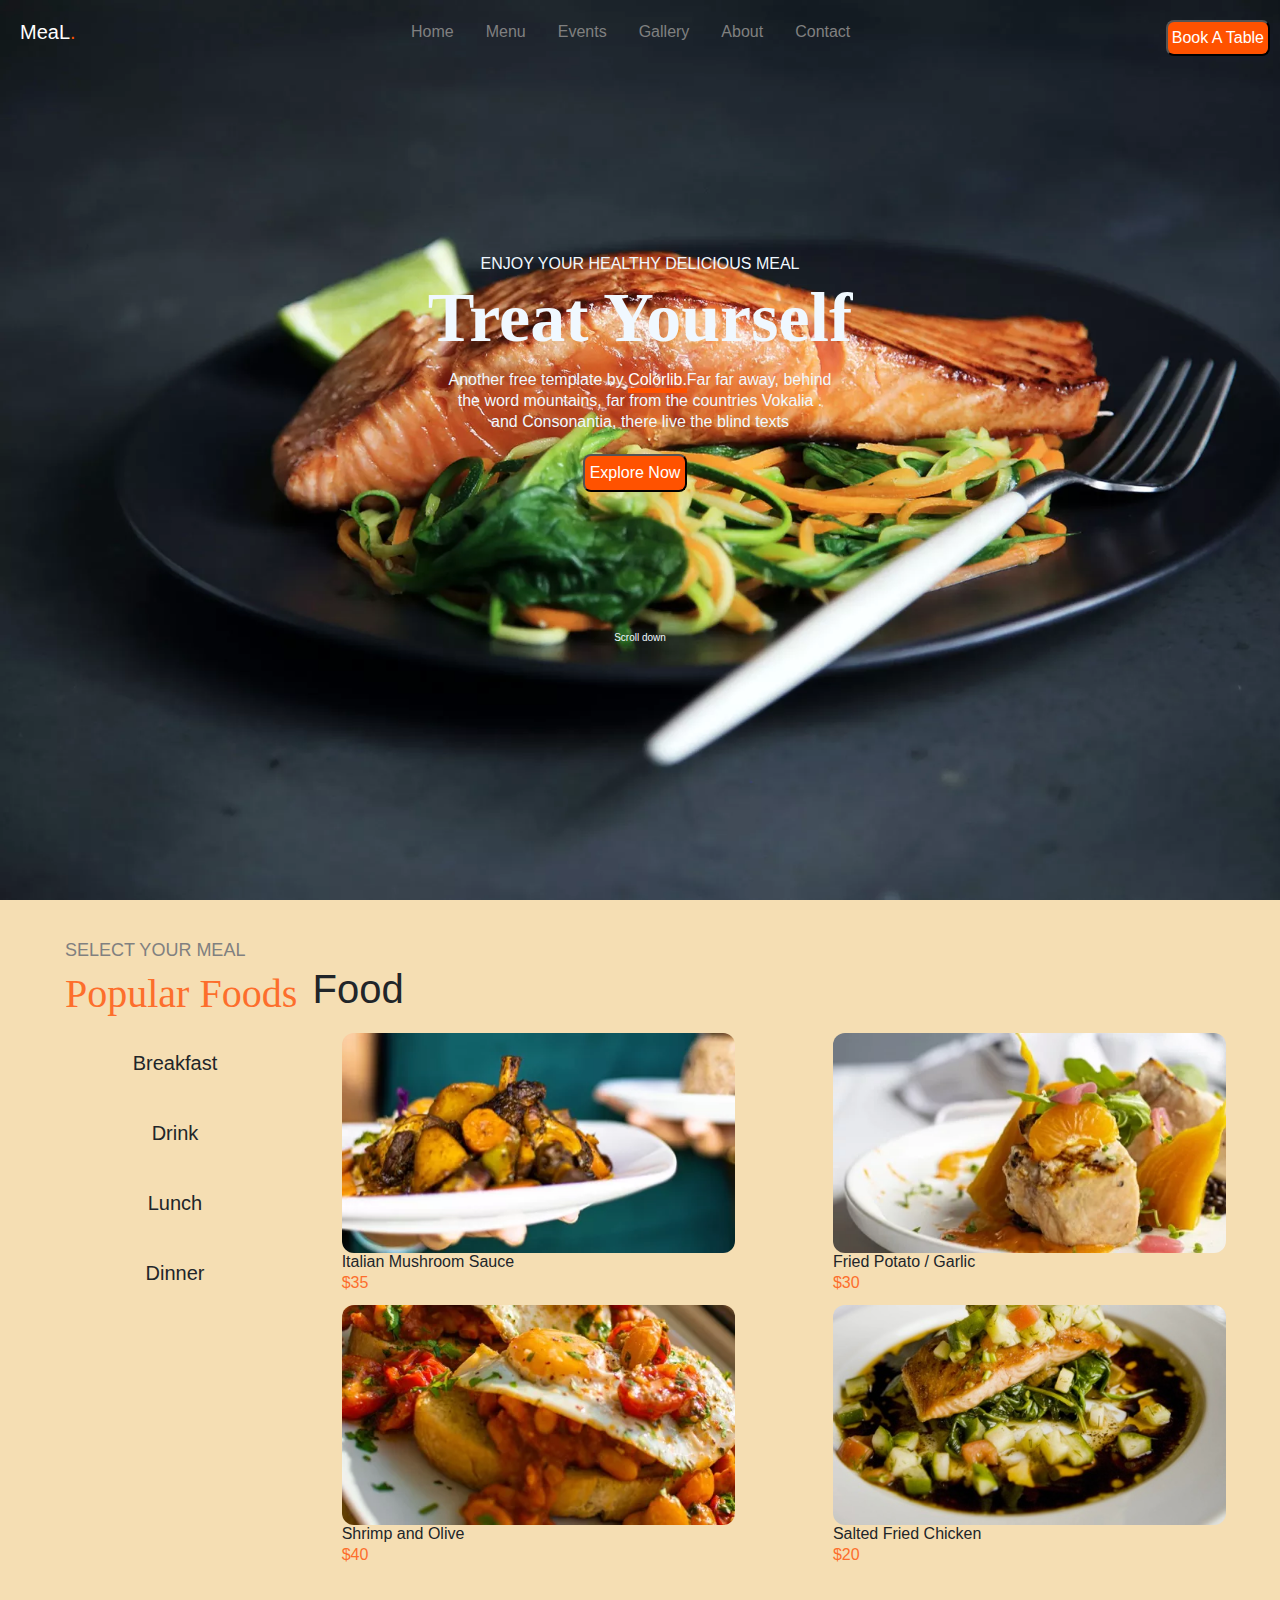
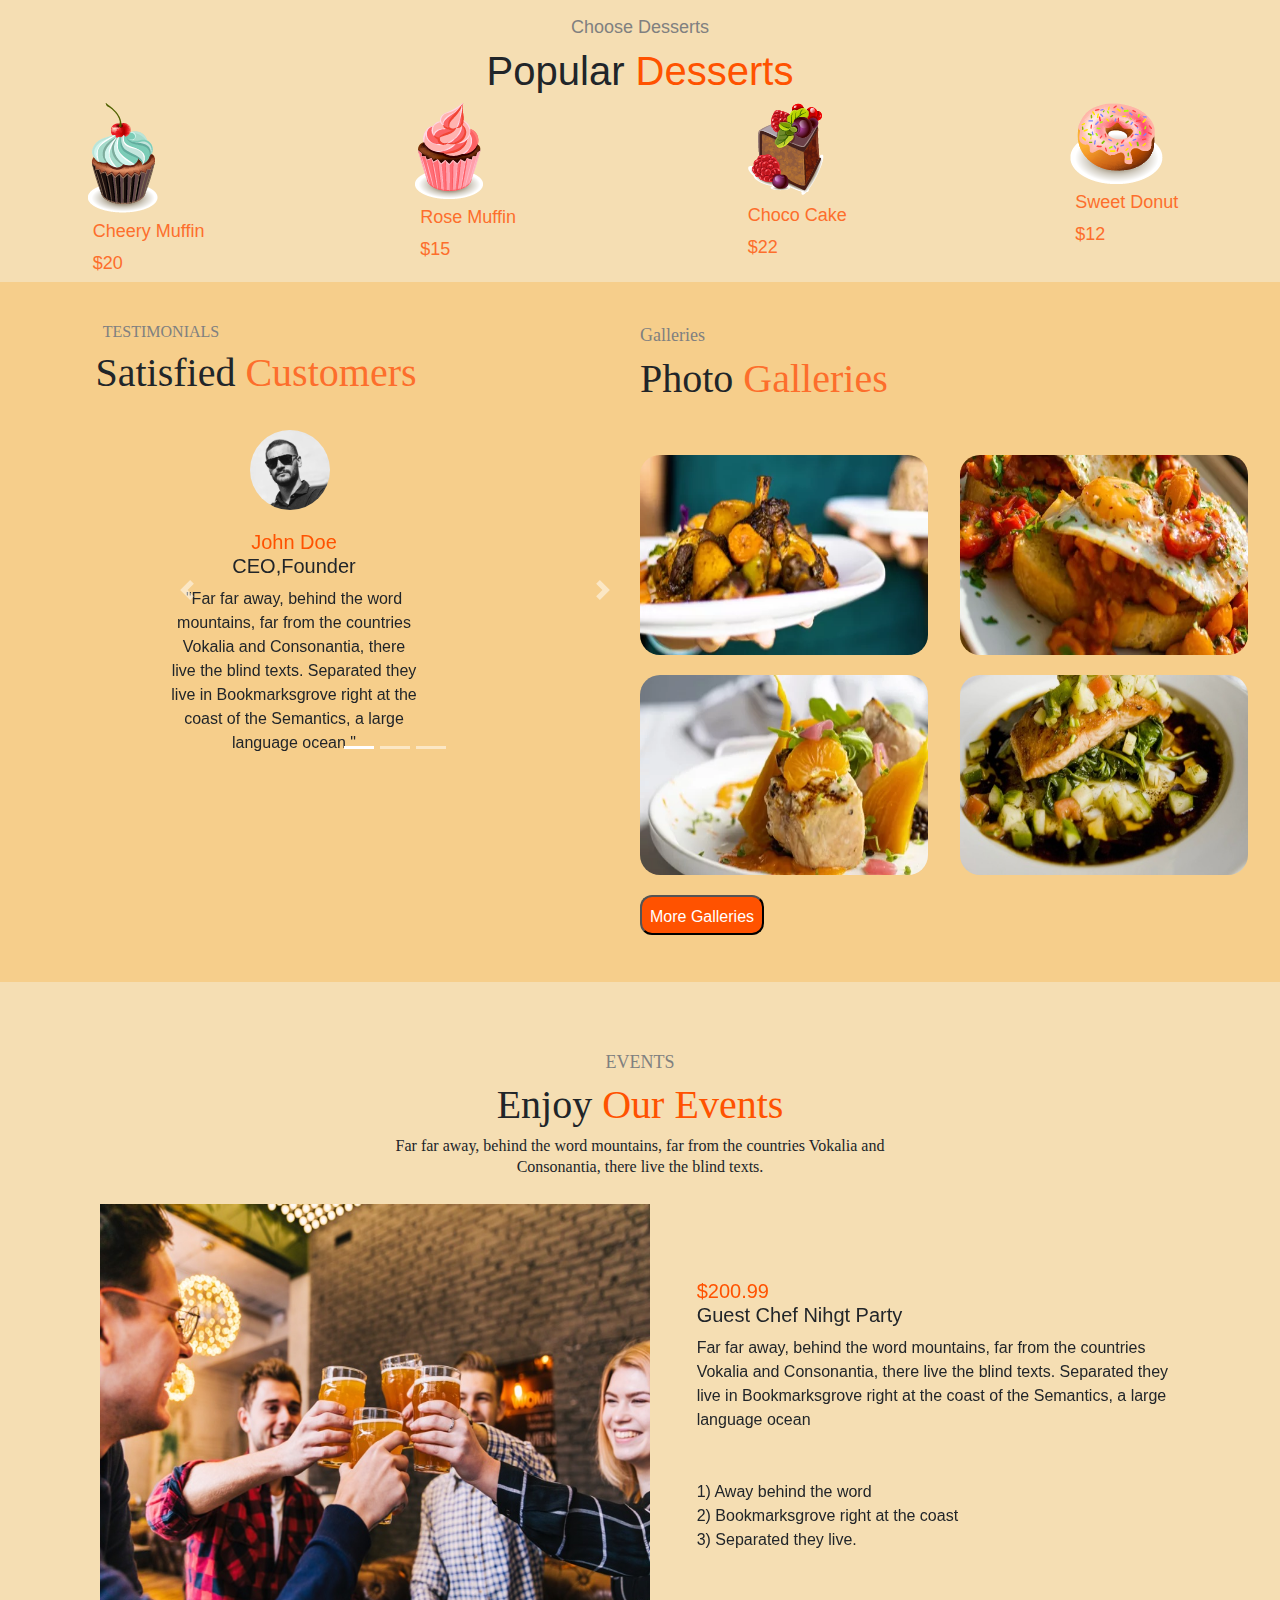
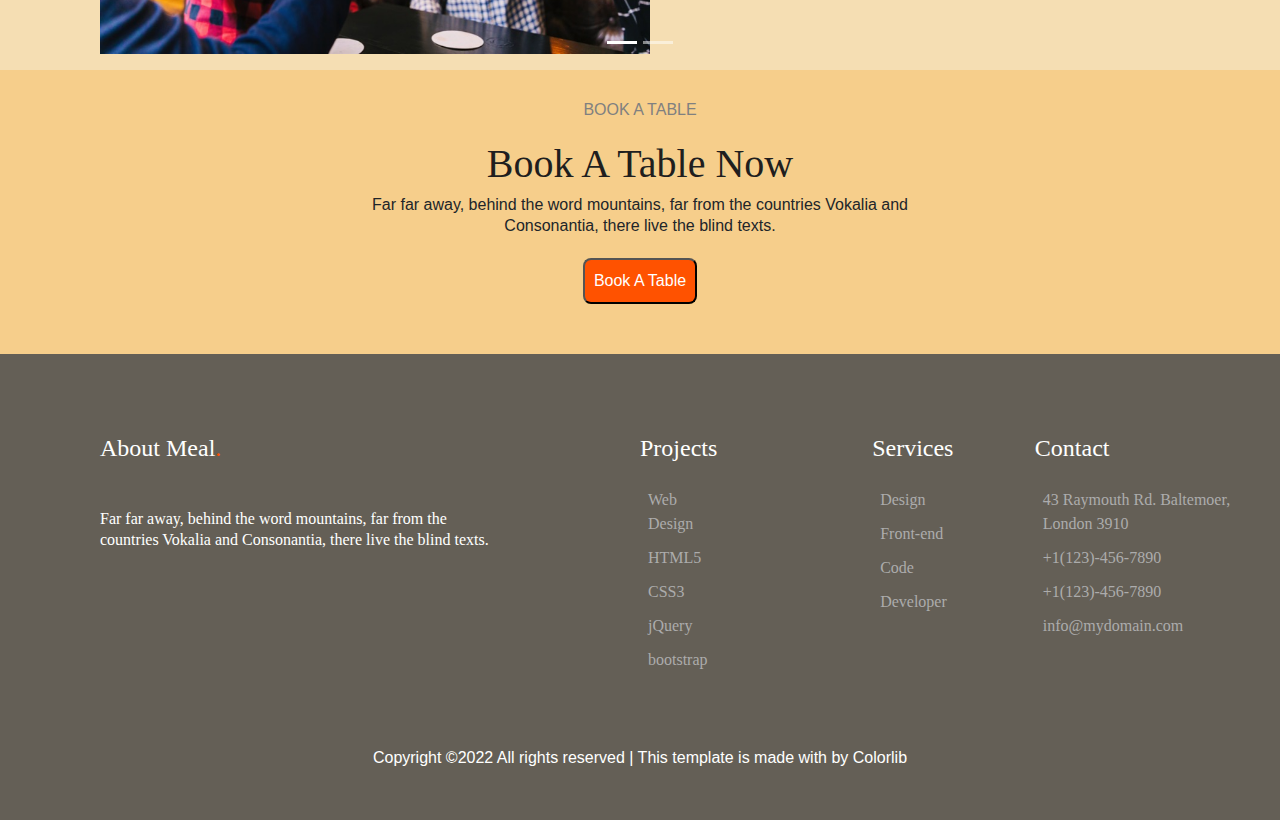
<file: index.html>
<!DOCTYPE html>
<html lang="en">

<head>
  <meta charset="UTF-8">
  <meta http-equiv="X-UA-Compatible" content="IE=edge">
  <meta name="viewport" content="width=device-width, initial-scale=1.0">
  <link rel="stylesheet" href="css/bootstrap.min.css">
  <link rel="stylesheet" href="css/style.css">
  <title>Project 2</title>
</head>

<body>
  <!-- First Section -->
  <section class="firstpage" id="Home">
    <div class="contianer-fluid">
      <!-- <div class="row">
            <div class="col-lg-12 col-md-5 col-sm-12"> -->
      <h2 class="meal">MeaL<span>.</span></h2>
      <button class="book-table">Book A Table</button>
      <ul class="nav justify-content-center navs">
        <li class="nav-item">
          <a class="nav-link" href="index.html">Home</a>
        </li>
        <li class="nav-item">
          <a class="nav-link" href="#">Menu</a>
        </li>
        <li class="nav-item">
          <a class="nav-link" href="events.html">Events</a>
        </li>
        <li class="nav-item">
          <a class="nav-link" href="galleries.html">Gallery</a>
        </li>
        <li class="nav-item">
          <a class="nav-link" href="about.html">About</a>
        </li>
        <li class="nav-item">
          <a class="nav-link" href="contact.html">Contact</a>
        </li>
      </ul>
      <div class="text-center text col-lg-12 col-md-12 col-sm-3">
        <p class="text-center text1">ENJOY YOUR HEALTHY DELICIOUS MEAL</p>
        <h1 class="text-center treat">Treat Yourself</h1>
        <div class="lastp">
          <p class="lastone">Another free template by <a class="linkcolor" href="https://colorlib.com/">Colorlib.</a>Far
            far away, behind</p>
          <p>
            the word mountains, far from the countries Vokalia
            .</p>
          <p>
            and Consonantia, there live the blind texts
          </p>
        </div>
        <button class="Explore">Explore Now</button>
        <h6 class="scroll-down">Scroll down</h6>
      </div>
    </div>
  </section>

  <!-- Second Section -->
  <sction class="secondpage">
    <div class="container-fluid">
      <div class="row">

        <div class="part1">
          <h1 class="h1-1">SELECT YOUR MEAL</h1>
          <h1 class="h1-2">
            Popular Foods
          </h1>
          <ul>
            <li><button class="btn">Breakfast</button></li>
            <li><button class="btn">Drink</button></li>
            <li><button class="btn">Lunch</button></li>
            <li><button class="btn">Dinner</button></li>
          </ul>
        </div>

        <div class="part2">
          <h1>Food</h1>
          <div class="content">
            <div class="imgs">
              <img src="./imgs/img_1_b.jpg.jpg" alt="">
              <p class="name">Italian Mushroom Sauce</p>
              <p class="price">$35</p>
            </div>
            <div class="imgs">
              <img src="./imgs/img_3_b.jpg.jpg" alt="">
              <p class="name">Fried Potato / Garlic</p>
              <p class="price">$30</p>
            </div>
            <div class="imgs">
              <img src="./imgs/img_4_b.jpg.jpg" alt="">
              <p class="name">Shrimp and Olive</p>
              <p class="price">$40</p>
            </div>
            <div class="imgs">
              <img src="./imgs/ximg_2.jpg.pagespeed.ic.Xomyrfp8cT.jpg" alt="">
              <p class="name">Salted Fried Chicken</p>
              <p class="price">$20</p>
            </div>
          </div>
        </div>

        <div class="part3">
          <div class="choosedessert">
            <h1 class="d-h1">Choose Desserts</h1>
            <h1 class="d-h2">Popular <span>Desserts</span></h1>
          </div>

          <div class="dessert">

            <div>
              <img src="./imgs/dessert_1.png" alt="">
              <p>Cheery Muffin</p>
              <p>$20</p>
            </div>
            <div>
              <img src="./imgs/dessert_2.png" alt="">
              <p>Rose Muffin</p>
              <p>$15</p>
            </div>
            <div>
              <img src="./imgs/dessert_4.png" alt="">
              <p>Choco Cake</p>
              <p>$22</p>
            </div>
            <div>
              <img src="./imgs/dessert_5.png" alt="">
              <p>Sweet Donut</p>
              <p>$12</p>
            </div>
          </div>
        </div>

      </div>
  </sction>

  <!-- Third page -->
  <section class="thirdpage">
    <div class="bg">

      <div class="personinfo">
        <h4>TESTIMONIALS</h4>
        <h1>Satisfied <span>Customers</span></h1>
      </div>
      <div class="content">
        <div class="job">

          <div id="carouselExampleIndicators" class="carousel slide mg-l" data-ride="carousel">
            <ol class="carousel-indicators">
              <li data-target="#carouselExampleIndicators" data-slide-to="0" class="active"></li>
              <li data-target="#carouselExampleIndicators" data-slide-to="1"></li>
              <li data-target="#carouselExampleIndicators" data-slide-to="2"></li>
            </ol>
            <div class="carousel-inner">
              <div class="carousel-item active">

                <div class="card cardcolor" style="width: 18rem;">
                  <img src="./imgs/firstperson.jfif" class="card-img-top" alt="...">
                  <div class="card-body">
                    <h5 class="card-title"><span>John Doe</span><br>CEO,Founder</h5>
                    <p class="card-text">"Far far away, behind the word mountains, far from the countries Vokalia and
                      Consonantia, there live the blind texts.
                      Separated they live in Bookmarksgrove right at the coast of the Semantics, a large language
                      ocean."</p>
                  </div>
                </div>

              </div>
              <div class="carousel-item">
                <div class="card cardcolor" style="width: 18rem;">
                  <img src="./imgs/person2.jfif" class="card-img-top" alt="...">
                  <div class="card-body">
                    <h5 class="card-title careerfont"><span>rob Smith</span><br>Product Designer At Twitter</h5>
                    <p class="card-text">"When she reached the first hills of the Italic Mountains, she had a last view
                      back
                      on the skyline of her hometown Bookmarksgrove, the headline of Alphabet Village and the subline of
                      her
                      own road, the Line Lane. Pityful a rethoric question ran over her cheek, then she continued her
                      way."
                    </p>
                  </div>
                </div>

              </div>
              <div class="carousel-item">
                <div class="card cardcolor" style="width: 18rem;">
                  <img src="./imgs/person3.jfif" class="card-img-top" alt="...">
                  <div class="card-body">
                    <h5 class="card-title careerfont"><span>James Woodland</span><br>Designer At Facebook</h5>
                    <p class="card-text">"When she reached the first hills of the Italic Mountains, she had a last view
                      back
                      on the skyline of her hometown Bookmarksgrove, the headline of Alphabet Village and the subline of
                      her
                      own road, the Line Lane. Pityful a rethoric question ran over her cheek, then she continued her
                      way."
                    </p>
                  </div>
                </div>

              </div>
            </div>
            <button class="carousel-control-prev" type="button" data-target="#carouselExampleIndicators"
              data-slide="prev">
              <span class="carousel-control-prev-icon" aria-hidden="true"></span>
              <span class="sr-only">Previous</span>
            </button>
            <button class="carousel-control-next" type="button" data-target="#carouselExampleIndicators"
              data-slide="next">
              <span class="carousel-control-next-icon" aria-hidden="true"></span>
              <span class="sr-only">Next</span>
            </button>
          </div>





        </div>
        <div class="galleries">
          <h4>Galleries</h4>
          <h1>Photo <span>Galleries</span></h1>
        </div>

        <div class="photos1">
          <div class="p-gallery">
            <img src="./imgs/img_1_b.jpg.jpg" alt="">
            <img src="./imgs/img_3_b.jpg.jpg" alt="">
            <div class="moregalleries">
              <button><a href="galleries.html">More Galleries</a></button>
            </div>
          </div>
        </div>

        <div class="photos2">
          <div class="p-gallery">
            <img src="./imgs/img_4_b.jpg.jpg" alt="">
            <img src="./imgs/ximg_2.jpg.pagespeed.ic.Xomyrfp8cT.jpg" alt="">
          </div>
        </div>



      </div>
  </section>

  <!-- Fourth Page -->
  <section class="fourthpage">

    <div class="part-1">
      <div class="header1">
        <h4>EVENTS</h4>
        <h1>Enjoy <span>Our Events</span></h1>
        <p>Far far away, behind the word mountains,
          far from the countries Vokalia and</p>
        <p>Consonantia, there live the blind texts.</p>
      </div>
    </div>

    <div class="part-2">

      <div id="carouselExampleIndicators" class="carousel slide" data-ride="carousel">
        <ol class="carousel-indicators">
          <li data-target="#carouselExampleIndicators" data-slide-to="0" class="active"></li>
          <li data-target="#carouselExampleIndicators" data-slide-to="1"></li>
        </ol>
        <div class="carousel-inner">
          <div class="carousel-item active">

            <div class="card mb-3 cd" style="max-width: 100%;">
              <div class="row no-gutters">
                <div class="col-md-4 img-guest1">
                  <img src="./imgs/guest1.jfif" alt="...">
                </div>
                <div class="col-md-5 mg">
                  <div class="card-body">
                    <h5 class="card-title"><span>$200.99</span> <br>Guest Chef Nihgt Party</h5>
                    <p class="card-text">Far far away, behind the word mountains, far from the countries Vokalia and
                      Consonantia, there live the blind texts. Separated they live in Bookmarksgrove right
                      at the coast of the Semantics, a large language ocean <br><br><br>1) Away behind the word
                      <br>2) Bookmarksgrove right at the coast <br> 3) Separated they live.
                    </p>
                  </div>
                </div>
              </div>
            </div>

          </div>
          <div class="carousel-item">
            <div class="card mb-3 cd" style="max-width: 100%;">
              <div class="row no-gutters">
                <div class="col-md-4 img-guest1">
                  <img src="./imgs/guest2.jfif" alt="...">
                </div>
                <div class="col-md-5 mg">
                  <div class="card-body">
                    <h5 class="card-title"><span>$200.99</span> <br>Birthday Party</h5>
                    <p class="card-text">Far far away, behind the word mountains, far from the countries Vokalia and
                      Consonantia, there live the blind texts. Separated they live in Bookmarksgrove right
                      at the coast of the Semantics, a large language ocean <br><br><br>1) Away behind the word
                      <br>2) Bookmarksgrove right at the coast <br> 3) Separated they live.
                    </p>
                  </div>
                </div>
              </div>
            </div>
          </div>
        </div>

  </section>

  <!-- Fifth Page -->
  <section class="fifthpage">
    <div class="booktable">
      <h4>BOOK A TABLE</h4>
      <h1>Book A Table Now</h1>
      <p>Far far away, behind the word mountains, far from the countries Vokalia and</p>
      <p class="last">Consonantia, there live the blind texts.</p>
      <button><a href="contact.html">Book A Table</a></button>
    </div>
  </section>

<!-- Sixth Page -->
  <section class="sixthpage">
    <div class="value">
      <div class="aboutmeal">
        <h4>About Meal<span>.</span></h4>
        <p class="p-top">Far far away, behind the word mountains, far from the </p>
        <p>countries Vokalia and Consonantia, there live the blind
          texts.</p>
      </div>


      <div class="categories">
        <div class="list1">
          <h4>Projects</h4>
          <ol>
            <li><a href="#Home">Web Design</a></li>
            <li><a href="#Home">HTML5</a></li>
            <li><a href="#Home">CSS3</a></li>
            <li><a href="#Home">jQuery</a></li>
            <li><a href="#Home">bootstrap</a></li>
          </ol>
        </div>


        <div class="list2">
          <h4>Services</h4>
          <ol>
            <li><a href="#Home">Design</a></li>
            <li><a href="#Home">Front-end</a></li>
            <li><a href="#Home">Code</a></li>
            <li><a href="#Home">Developer</a></li>
          </ol>
        </div>

        <div class="list3">
          <h4>Contact</h4>
          <ol>
            <li>43 Raymouth Rd. Baltemoer, London 3910</li>
            <li>+1(123)-456-7890</li>
            <li>+1(123)-456-7890</li>
            <li>info@mydomain.com</li>
          </ol>
        </div>
      </div>
    </div>
    <div class="copyright">
      <p>Copyright ©2022 All rights reserved | This template is made with by Colorlib</p>
    </div>
  </section>

  <script src="https://cdn.jsdelivr.net/npm/jquery@3.5.1/dist/jquery.slim.min.js"
    integrity="sha384-DfXdz2htPH0lsSSs5nCTpuj/zy4C+OGpamoFVy38MVBnE+IbbVYUew+OrCXaRkfj"
    crossorigin="anonymous"></script>
  <script src="https://cdn.jsdelivr.net/npm/popper.js@1.16.1/dist/umd/popper.min.js"
    integrity="sha384-9/reFTGAW83EW2RDu2S0VKaIzap3H66lZH81PoYlFhbGU+6BZp6G7niu735Sk7lN"
    crossorigin="anonymous"></script>
  <script src="https://cdn.jsdelivr.net/npm/bootstrap@4.6.2/dist/js/bootstrap.min.js"
    integrity="sha384-+sLIOodYLS7CIrQpBjl+C7nPvqq+FbNUBDunl/OZv93DB7Ln/533i8e/mZXLi/P+"
    crossorigin="anonymous"></script>
</body>

</html>
</file>
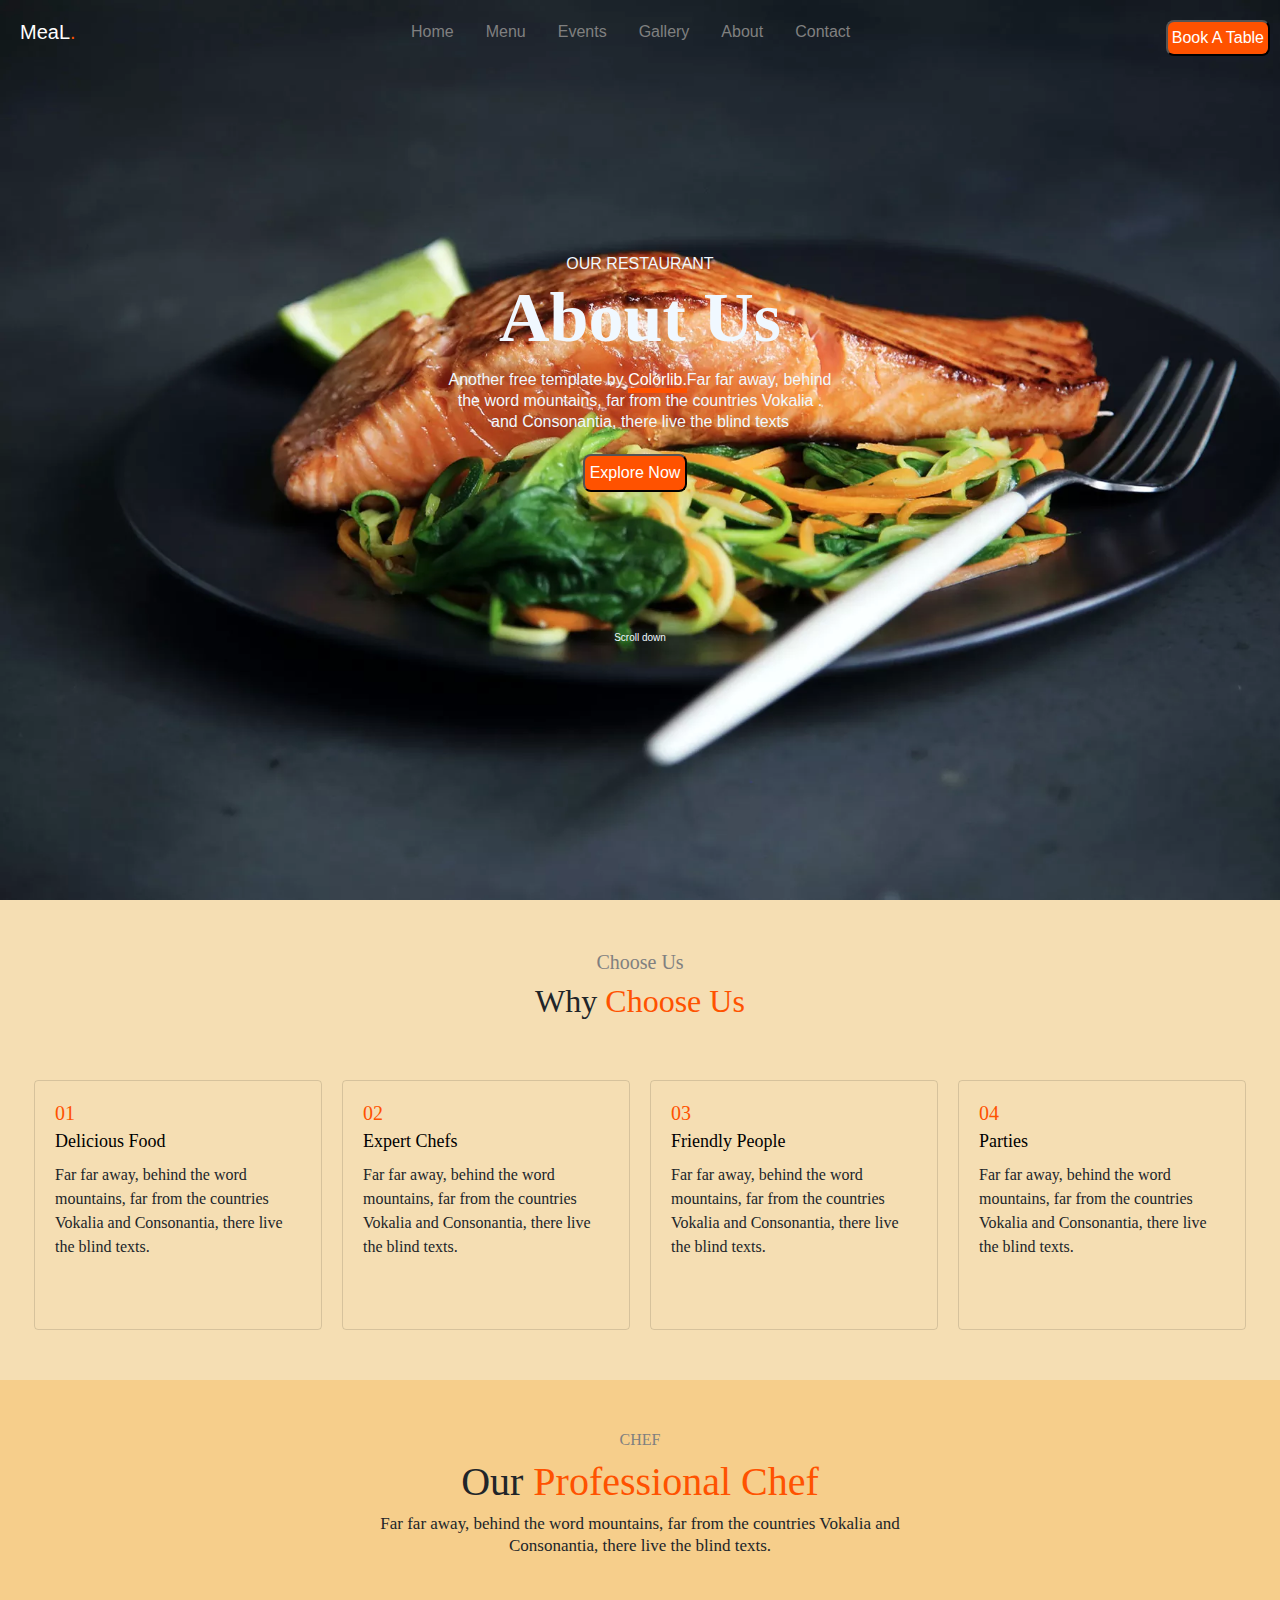
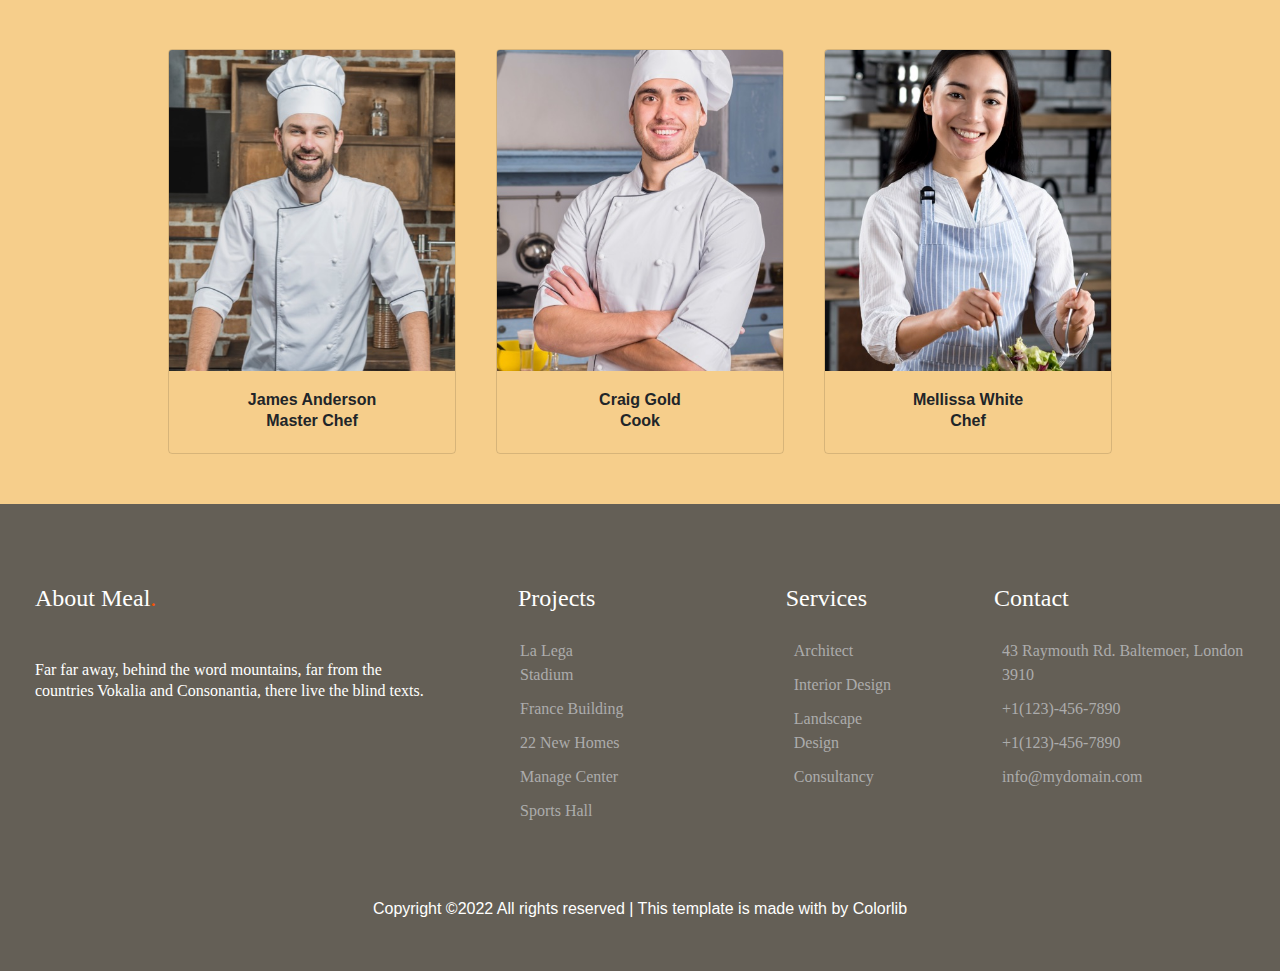
<file: about.html>
<!DOCTYPE html>
<html lang="en">
<head>
    <meta charset="UTF-8">
    <meta http-equiv="X-UA-Compatible" content="IE=edge">
    <meta name="viewport" content="width=device-width, initial-scale=1.0">
    <title>About Us</title>
    <link rel="stylesheet" href="css/bootstrap.min.css">
    <link rel="stylesheet" href="css/about.css">
</head>
<body>
    
<!-- First Page  -->
<section class="firstpage" id="Home">
    <div class="contianer-fluid">
        <!-- <div class="row">
            <div class="col-lg-12 col-md-5 col-sm-12"> -->
        <h2 class="meal">MeaL<span>.</span></h2>
        <button class="book-table">Book A Table</button>
        <ul class="nav justify-content-center navs">
            <li class="nav-item">
                <a class="nav-link" href="index.html">Home</a>
            </li>
            <li class="nav-item">
                <a class="nav-link" href="#">Menu</a>
            </li>
            <li class="nav-item">
                <a class="nav-link" href="events.html">Events</a>
            </li>
            <li class="nav-item">
                <a class="nav-link" href="galleries.html">Gallery</a>
            </li>
            <li class="nav-item">
                <a class="nav-link" href="about.html">About</a>
            </li>
            <li class="nav-item">
                <a class="nav-link" href="contact.html">Contact</a>
            </li>
        </ul>
        <div class="text-center text col-lg-12 col-md-12 col-sm-3">
            <p class="text-center text1">OUR RESTAURANT</p>
            <h1 class="text-center treat">About Us</h1>
            <div class="lastp">
                <p class="lastone">Another free template by <a class="linkcolor"
                        href="https://colorlib.com/">Colorlib.</a>Far
                    far away, behind</p>
                <p>
                    the word mountains, far from the countries Vokalia
                    .</p>
                <p>
                    and Consonantia, there live the blind texts
                </p>
            </div>
            <button class="Explore">Explore Now</button>
            <h6 class="scroll-down">Scroll down</h6>
        </div>
    </div>
</section>


<!-- Second page -->
<section class="secondpage">
    <h4>Choose Us</h4>
    <h2>Why <span>Choose Us</span></h2>
    <div class="content">

        <div class="card" style="width: 18rem; background-color:transparent;">
            <div class="card-body">
              <h5 class="card-title"><Span>01</Span></h5>
              <h6 class="card-subtitle mb-2 text-muted color">Delicious Food</h6>
              <p class="card-text">Far far away, behind the word mountains, far from the countries Vokalia and Consonantia, there live the blind texts.</p>
            </div>
          </div>

          <div class="card" style="width: 18rem; background-color:transparent;">
            <div class="card-body">
              <h5 class="card-title"><span>02</span></h5>
              <h6 class="card-subtitle mb-2 text-muted color">Expert Chefs</h6>
              <p class="card-text">Far far away, behind the word mountains, far from the countries Vokalia and Consonantia, there live the blind texts.</p>
            </div>
          </div>

          <div class="card" style="width: 18rem; background-color:transparent;">
            <div class="card-body">
              <h5 class="card-title"><span>03</span></h5>
              <h6 class="card-subtitle mb-2 text-muted color">Friendly People</h6>
              <p class="card-text">Far far away, behind the word mountains, far from the countries Vokalia and Consonantia, there live the blind texts.</p>
            </div>
          </div>


          <div class="card" style="width: 18rem; background-color:transparent;">
            <div class="card-body">
              <h5 class="card-title"><span>04</span></h5>
              <h6 class="card-subtitle mb-2 text-muted color">Parties</h6>
              <p class="card-text">Far far away, behind the word mountains, far from the countries Vokalia and Consonantia, there live the blind texts.</p>
            </div>
          </div>


    </div>
</section>


<!-- Third Page -->
<section class="thirdpage">

<div class="text3">
    <h6>CHEF</h6>
    <h1>Our <span>Professional Chef</span></h1>
    <p>Far far away, behind the word mountains, far from the countries Vokalia and</p>
    <p>Consonantia, there live the blind texts.</p>
</div>

<div class="chef">

    <div class="card" style="width: 18rem; background-color: transparent;">
        <img src="./imgs/chef1.jpg" class="card-img-top" alt="...">
        <div class="card-body">
          <p class="card-text text-center font-weight-bold">James Anderson</p>
          <p class="crad-text text-center font-weight-bold">Master Chef</p>
        </div>
      </div>


      <div class="card" style="width: 18rem; background-color: transparent;">
        <img src="./imgs/chef2.jpg" class="card-img-top" alt="...">
        <div class="card-body">
          <p class="card-text text-center font-weight-bold">Craig Gold</p>
          <p class="crad-text text-center font-weight-bold">Cook</p>
        </div>
      </div>

      <div class="card" style="width: 18rem; background-color: transparent;">
        <img src="./imgs/chef3.jpg" class="card-img-top" alt="...">
        <div class="card-body">
          <p class="card-text text-center font-weight-bold">Mellissa White</p>
          <p class="crad-text text-center font-weight-bold">Chef</p>
        </div>
      </div>
      










</div>







</section>

<!-- Fourth Page -->
<section class="sixthpage">
    <div class="value">
      <div class="aboutmeal">
        <h4>About Meal<span>.</span></h4>
        <p class="p-top">Far far away, behind the word mountains, far from the </p>
        <p>countries Vokalia and Consonantia, there live the blind
          texts.</p>
      </div>


      <div class="categories">
        <div class="list1">
          <h4 class="project">Projects</h4>
          <ol>
            <li><a href="#Home">La Lega Stadium</a></li>
            <li><a href="#Home">France Building</a></li>
            <li><a href="#Home">22 New Homes</a></li>
            <li><a href="#Home">Manage Center</a></li>
            <li><a href="#Home">Sports Hall</a></li>
          </ol>
        </div>


        <div class="list2">
          <h4>Services</h4>
          <ol>
            <li><a href="#Home">Architect</a></li>
            <li><a href="#Home">Interior Design</a></li>
            <li><a href="#Home">Landscape Design</a></li>
            <li><a href="#Home">Consultancy</a></li>
          </ol>
        </div>

        <div class="list3">
          <h4>Contact</h4>
          <ol>
            <li>43 Raymouth Rd. Baltemoer, London 3910</li>
            <li>+1(123)-456-7890</li>
            <li>+1(123)-456-7890</li>
            <li>info@mydomain.com</li>
          </ol>
        </div>
      </div>
    </div>
    <div class="copyright">
      <p>Copyright ©2022 All rights reserved | This template is made with by Colorlib</p>
    </div>
    </section>






















</body>
</html>
</file>
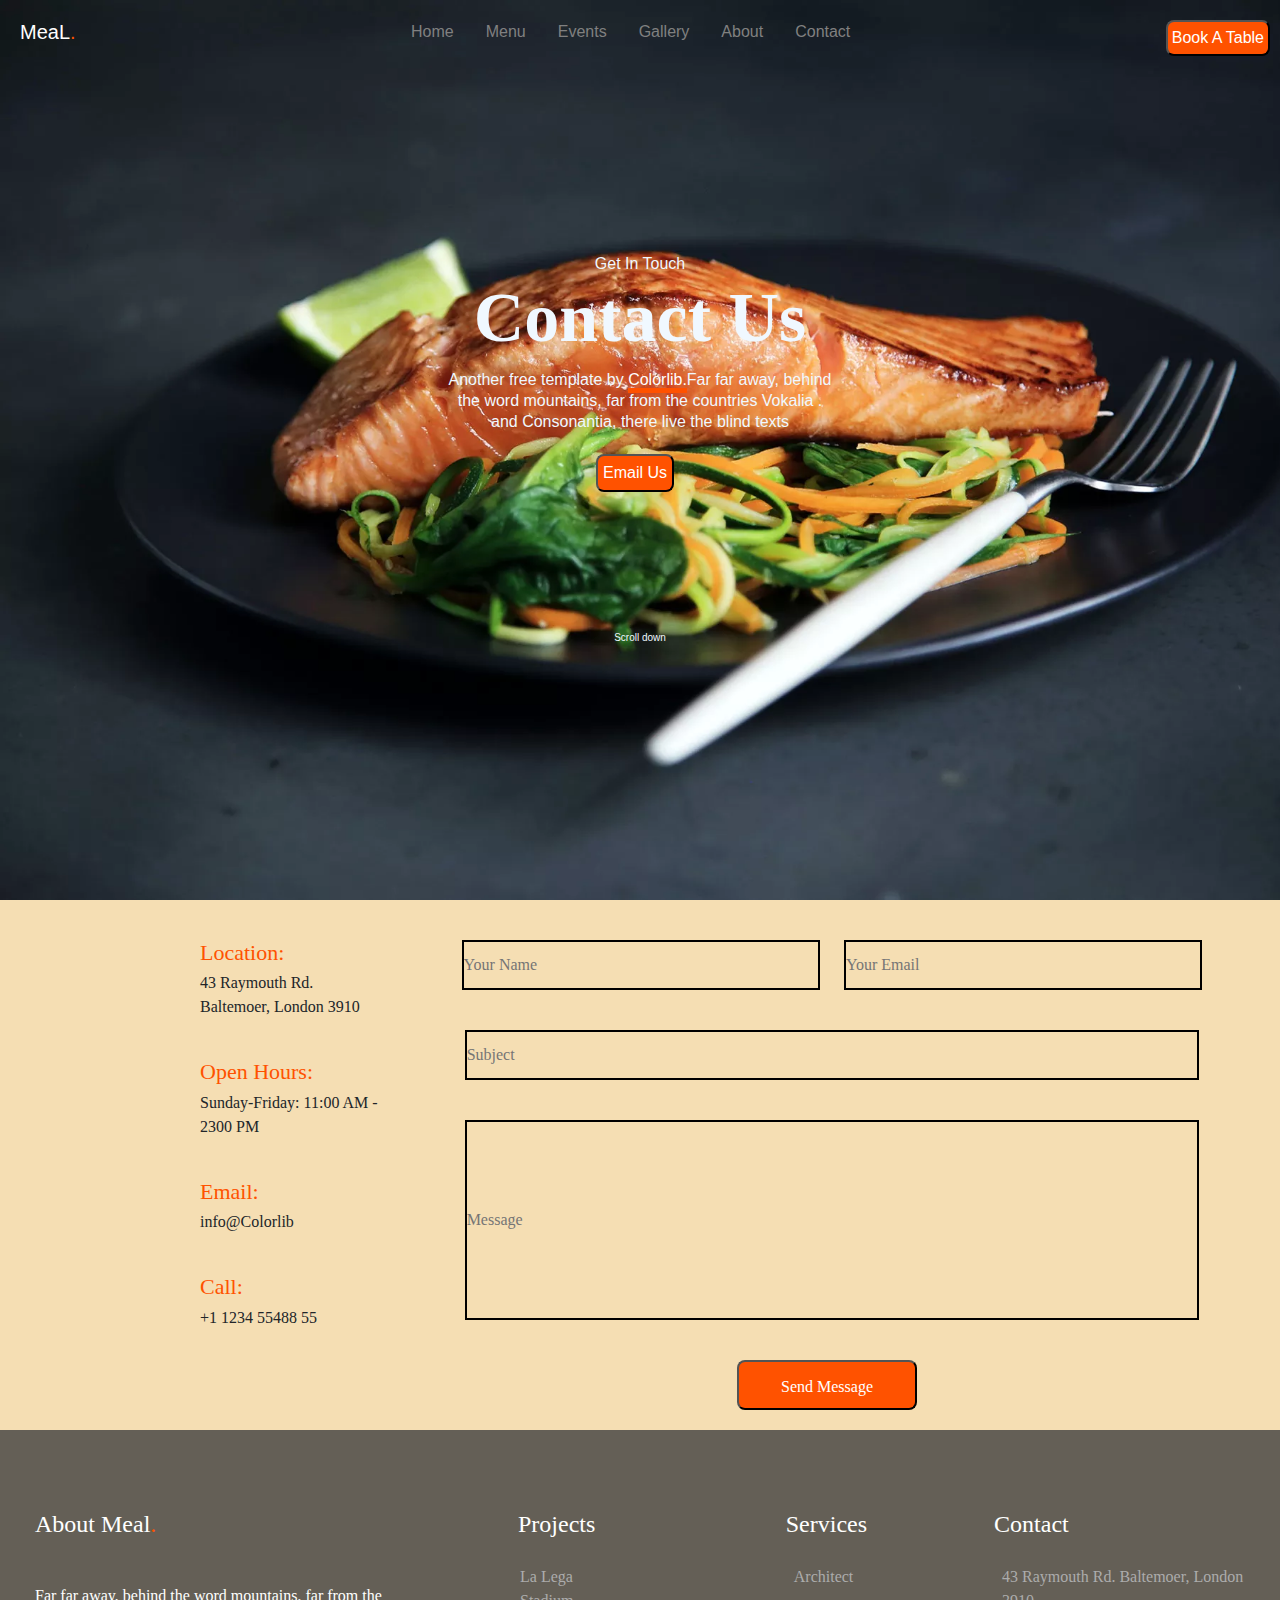
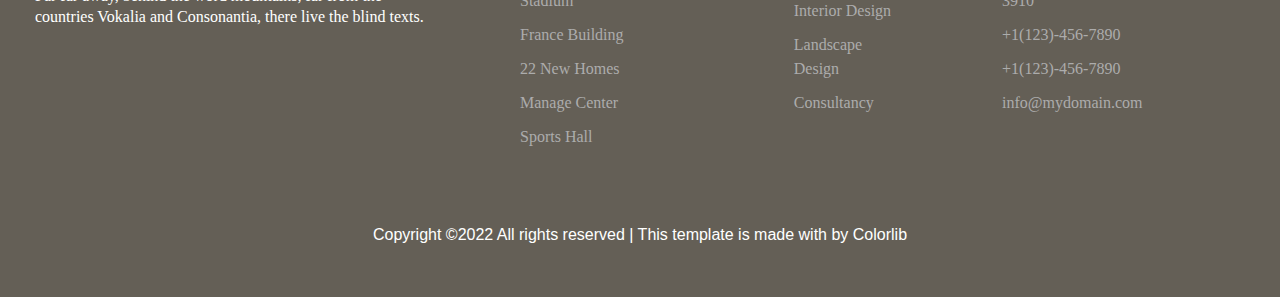
<file: contact.html>
<!DOCTYPE html>
<html lang="en">

<head>
    <meta charset="UTF-8">
    <meta http-equiv="X-UA-Compatible" content="IE=edge">
    <meta name="viewport" content="width=device-width, initial-scale=1.0">
    <title>Contact</title>
    <link rel="stylesheet" href="css/bootstrap.min.css">
    <link rel="stylesheet" href="css/contact.css">
</head>

<body>

    <!-- First Page  -->
    <section class="firstpage" id="Home">
        <div class="contianer-fluid">
            <!-- <div class="row">
                <div class="col-lg-12 col-md-5 col-sm-12"> -->
            <h2 class="meal">MeaL<span>.</span></h2>
            <button class="book-table">Book A Table</button>
            <ul class="nav justify-content-center navs">
                <li class="nav-item">
                    <a class="nav-link" href="index.html">Home</a>
                </li>
                <li class="nav-item">
                    <a class="nav-link" href="#">Menu</a>
                </li>
                <li class="nav-item">
                    <a class="nav-link" href="events.html">Events</a>
                </li>
                <li class="nav-item">
                    <a class="nav-link" href="galleries.html">Gallery</a>
                </li>
                <li class="nav-item">
                    <a class="nav-link" href="about.html">About</a>
                </li>
                <li class="nav-item">
                    <a class="nav-link" href="contact.html">Contact</a>
                </li>
            </ul>
            <div class="text-center text col-lg-12 col-md-12 col-sm-3">
                <p class="text-center text1">Get In Touch</p>
                <h1 class="text-center treat">Contact Us</h1>
                <div class="lastp">
                    <p class="lastone">Another free template by <a class="linkcolor"
                            href="https://colorlib.com/">Colorlib.</a>Far
                        far away, behind</p>
                    <p>
                        the word mountains, far from the countries Vokalia
                        .</p>
                    <p>
                        and Consonantia, there live the blind texts
                    </p>
                </div>
                <button class="Explore">Email Us</button>
                <h6 class="scroll-down">Scroll down</h6>
            </div>
        </div>
    </section>


    <!-- Second Page -->
    <section class="secondpage">

        <div class="content">

            <div class="text">
                <ul>
                    <li>
                        <h4><span>Location:</span></h4>
                        <p>43 Raymouth Rd. Baltemoer, London 3910</p>
                    </li>
                    <li>
                        <h4><span>Open Hours:</span></h4>
                        <p>Sunday-Friday:
                            11:00 AM - 2300 PM</p>
                    </li>
                    <li><h4><span>Email:</span></h4><p>info@Colorlib</p></li>
                    <li><h4><span>Call:</span></h4><p>+1 1234 55488 55</p></li>
                </ul>
            </div>

            <div class="form">
                <input class="info info1" type="text" placeholder="Your Name">
                <input class="info" type="text" placeholder="Your Email"><br>
                <input class="subject" type="text" placeholder="Subject">
                <input class="message" type="" placeholder="Message"><br>
                <button class="send">Send Message</button>
            </div>
        </div>
    </section>

    <!-- Third Page -->
    <section class="sixthpage">
        <div class="value">
          <div class="aboutmeal">
            <h4>About Meal<span>.</span></h4>
            <p class="p-top">Far far away, behind the word mountains, far from the </p>
            <p>countries Vokalia and Consonantia, there live the blind
              texts.</p>
          </div>
    
    
          <div class="categories">
            <div class="list1">
              <h4 class="project">Projects</h4>
              <ol>
                <li><a href="#Home">La Lega Stadium</a></li>
                <li><a href="#Home">France Building</a></li>
                <li><a href="#Home">22 New Homes</a></li>
                <li><a href="#Home">Manage Center</a></li>
                <li><a href="#Home">Sports Hall</a></li>
              </ol>
            </div>
    
    
            <div class="list2">
              <h4>Services</h4>
              <ol>
                <li><a href="#Home">Architect</a></li>
                <li><a href="#Home">Interior Design</a></li>
                <li><a href="#Home">Landscape Design</a></li>
                <li><a href="#Home">Consultancy</a></li>
              </ol>
            </div>
    
            <div class="list3">
              <h4>Contact</h4>
              <ol>
                <li>43 Raymouth Rd. Baltemoer, London 3910</li>
                <li>+1(123)-456-7890</li>
                <li>+1(123)-456-7890</li>
                <li>info@mydomain.com</li>
              </ol>
            </div>
          </div>
        </div>
        <div class="copyright">
          <p>Copyright ©2022 All rights reserved | This template is made with by Colorlib</p>
        </div>
      </section>

</body>

</html>
</file>
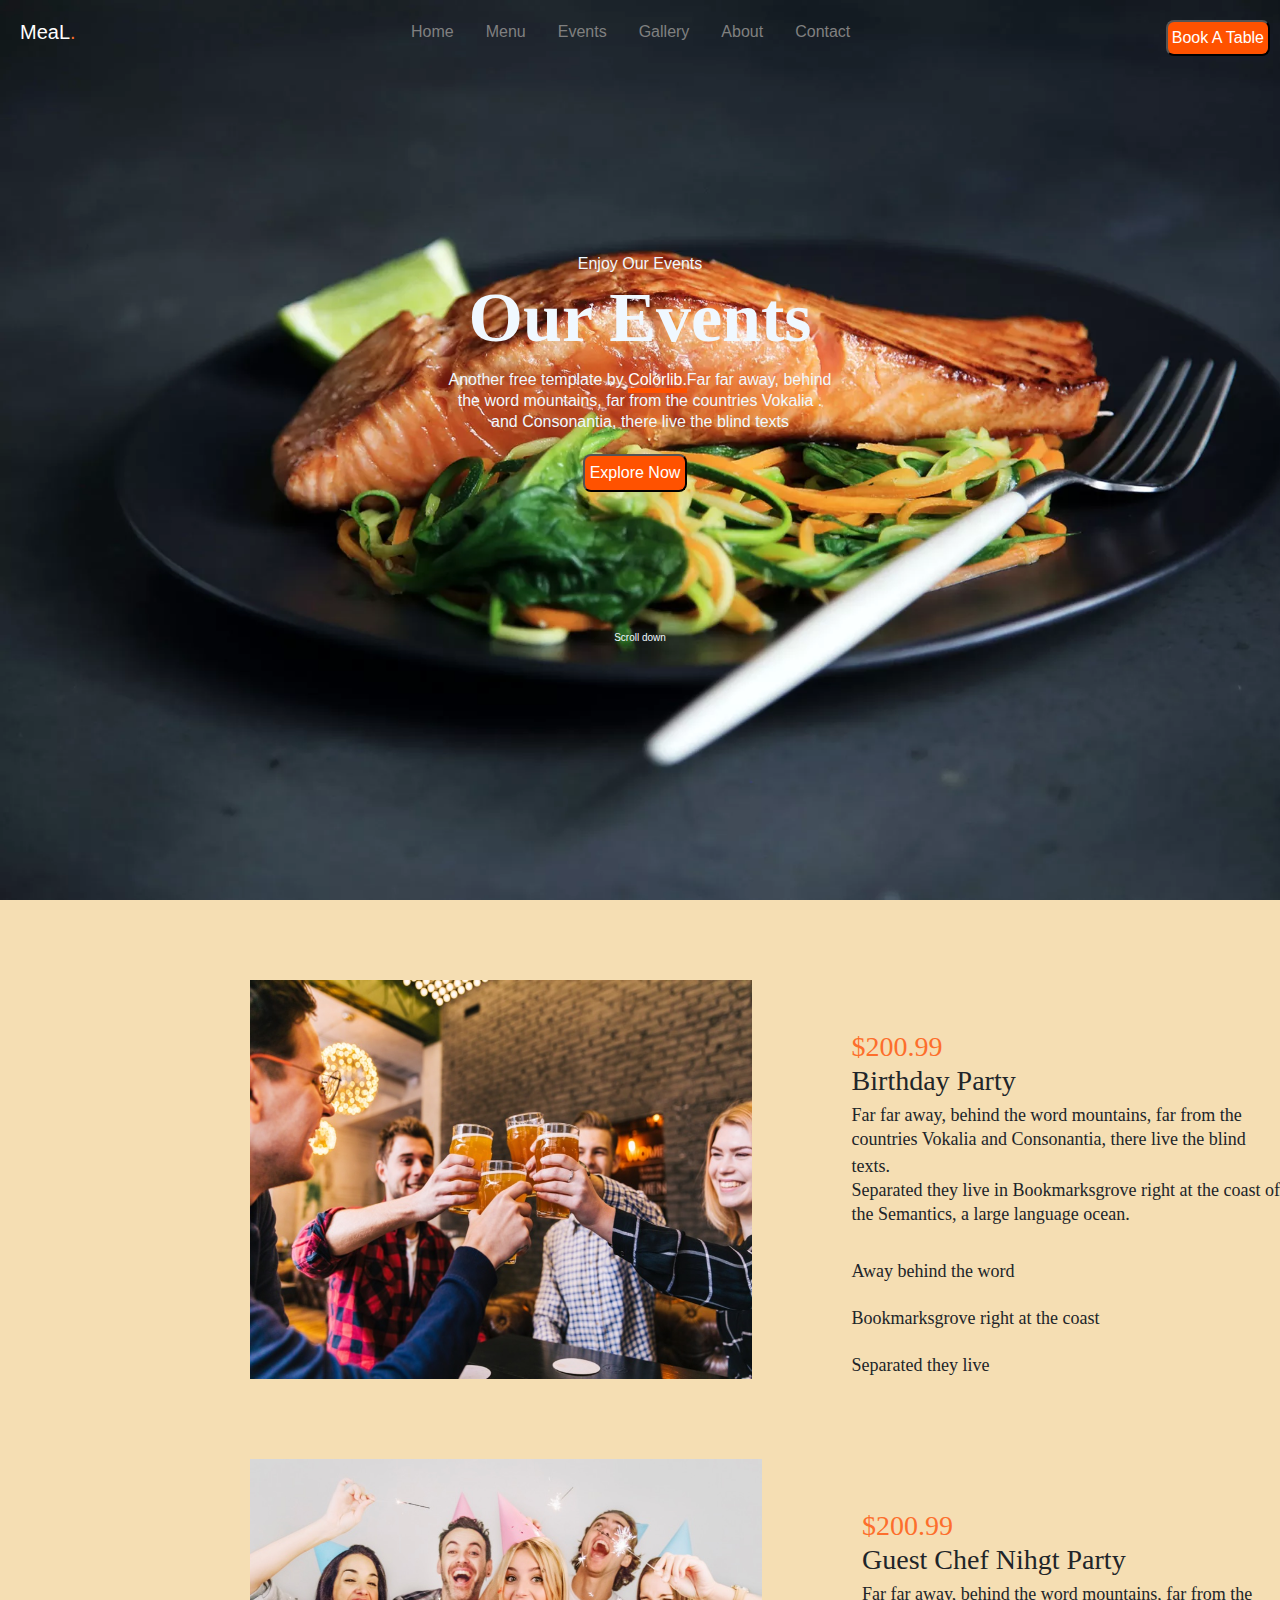
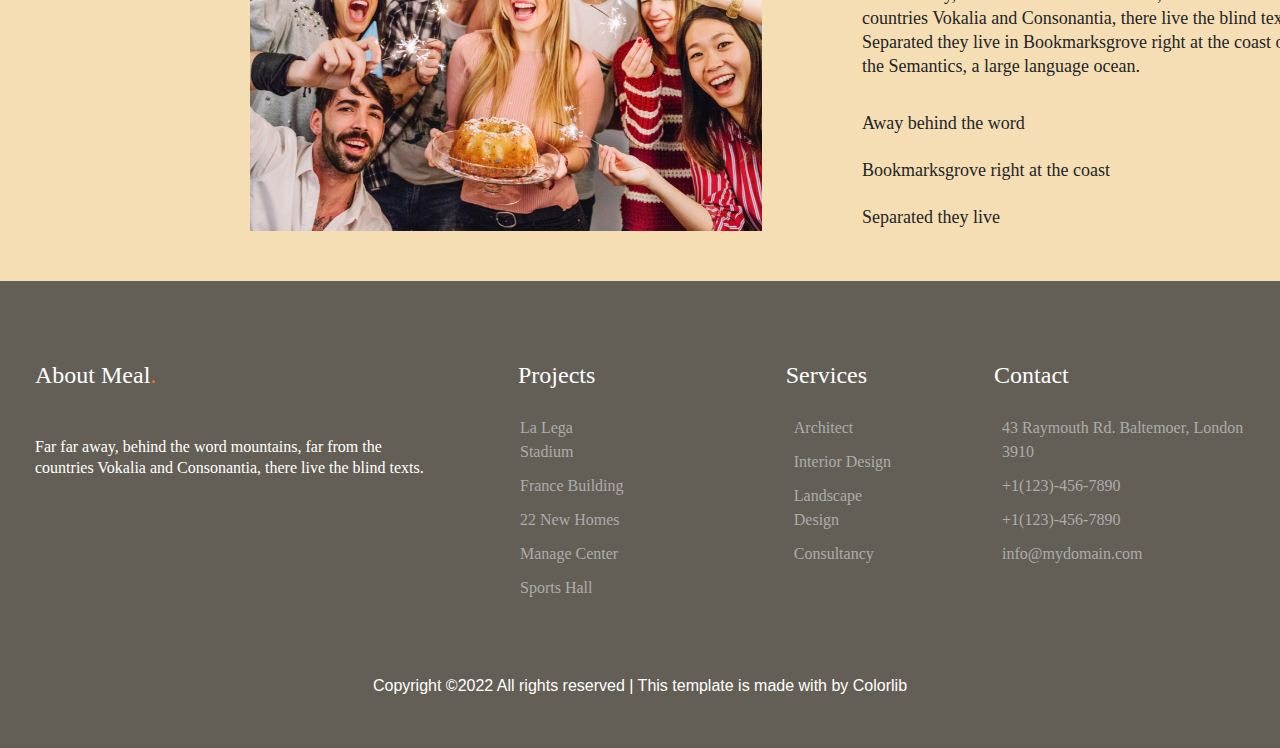
<file: events.html>
<!DOCTYPE html>
<html lang="en">

<head>
    <meta charset="UTF-8">
    <meta http-equiv="X-UA-Compatible" content="IE=edge">
    <meta name="viewport" content="width=device-width, initial-scale=1.0">
    <title>Events</title>
    <link rel="stylesheet" href="css/bootstrap.min.css">
    <link rel="stylesheet" href="css/events.css">
</head>

<body>

    <!-- First Page  -->
    <section class="firstpage" id="Home">
        <div class="contianer-fluid">
            <!-- <div class="row">
                <div class="col-lg-12 col-md-5 col-sm-12"> -->
            <h2 class="meal">MeaL<span>.</span></h2>
            <button class="book-table">Book A Table</button>
            <ul class="nav justify-content-center navs">
                <li class="nav-item">
                    <a class="nav-link" href="index.html">Home</a>
                </li>
                <li class="nav-item">
                    <a class="nav-link" href="#">Menu</a>
                </li>
                <li class="nav-item">
                    <a class="nav-link" href="events.html">Events</a>
                </li>
                <li class="nav-item">
                    <a class="nav-link" href="galleries.html">Gallery</a>
                </li>
                <li class="nav-item">
                    <a class="nav-link" href="about.html">About</a>
                </li>
                <li class="nav-item">
                    <a class="nav-link" href="contact.html">Contact</a>
                </li>
            </ul>
            <div class="text-center text col-lg-12 col-md-12 col-sm-3">
                <p class="text-center text1">Enjoy Our Events</p>
                <h1 class="text-center treat">Our Events</h1>
                <div class="lastp">
                    <p class="lastone">Another free template by <a class="linkcolor"
                            href="https://colorlib.com/">Colorlib.</a>Far
                        far away, behind</p>
                    <p>
                        the word mountains, far from the countries Vokalia
                        .</p>
                    <p>
                        and Consonantia, there live the blind texts
                    </p>
                </div>
                <button class="Explore">Explore Now</button>
                <h6 class="scroll-down">Scroll down</h6>
            </div>
        </div>
    </section>

    <!-- Second Page -->
    <section class="secondpage">
        <div class="content">
            <div class="part1">
                <div class="img">
                    <img src="./imgs/guest1.jfif" alt="">
                </div>
                <div class="text1">
                    <h3><span>$200.99</span><br>Birthday Party</h3>
                    <p>Far far away, behind the word mountains, far from the</p>
                    <p>countries Vokalia and Consonantia, there live the blind texts.</p>
                    <p>Separated they live in Bookmarksgrove right at the coast of</p>
                    <p>the Semantics, a large language ocean.</p>
                    <div class="points">
                        <p>Away behind the word</p>
                        <p>Bookmarksgrove right at the coast</p>
                        <p>Separated they live</p>
                    </div>
                </div>
            </div>

            <div class="part2">
                <div class="img">
                    <img src="./imgs/guest2.jfif" alt="">
                </div>
                <div class="text1">
                    <h3><span>$200.99</span><br>Guest Chef Nihgt Party</h3>
                    <p>Far far away, behind the word mountains, far from the</p>
                    <p>countries Vokalia and Consonantia, there live the blind texts.</p>
                    <p>Separated they live in Bookmarksgrove right at the coast of</p>
                    <p>the Semantics, a large language ocean.</p>
                    <div class="points">
                        <p>Away behind the word</p>
                        <p>Bookmarksgrove right at the coast</p>
                        <p>Separated they live</p>
                    </div>
                </div>
            </div>
        </div>
    </section>


<!-- Third Page -->
    <section class="sixthpage">
    <div class="value">
      <div class="aboutmeal">
        <h4>About Meal<span>.</span></h4>
        <p class="p-top">Far far away, behind the word mountains, far from the </p>
        <p>countries Vokalia and Consonantia, there live the blind
          texts.</p>
      </div>


      <div class="categories">
        <div class="list1">
          <h4 class="project">Projects</h4>
          <ol>
            <li><a href="#Home">La Lega Stadium</a></li>
            <li><a href="#Home">France Building</a></li>
            <li><a href="#Home">22 New Homes</a></li>
            <li><a href="#Home">Manage Center</a></li>
            <li><a href="#Home">Sports Hall</a></li>
          </ol>
        </div>


        <div class="list2">
          <h4>Services</h4>
          <ol>
            <li><a href="#Home">Architect</a></li>
            <li><a href="#Home">Interior Design</a></li>
            <li><a href="#Home">Landscape Design</a></li>
            <li><a href="#Home">Consultancy</a></li>
          </ol>
        </div>

        <div class="list3">
          <h4>Contact</h4>
          <ol>
            <li>43 Raymouth Rd. Baltemoer, London 3910</li>
            <li>+1(123)-456-7890</li>
            <li>+1(123)-456-7890</li>
            <li>info@mydomain.com</li>
          </ol>
        </div>
      </div>
    </div>
    <div class="copyright">
      <p>Copyright ©2022 All rights reserved | This template is made with by Colorlib</p>
    </div>
    </section>











</body>

</html>
</file>
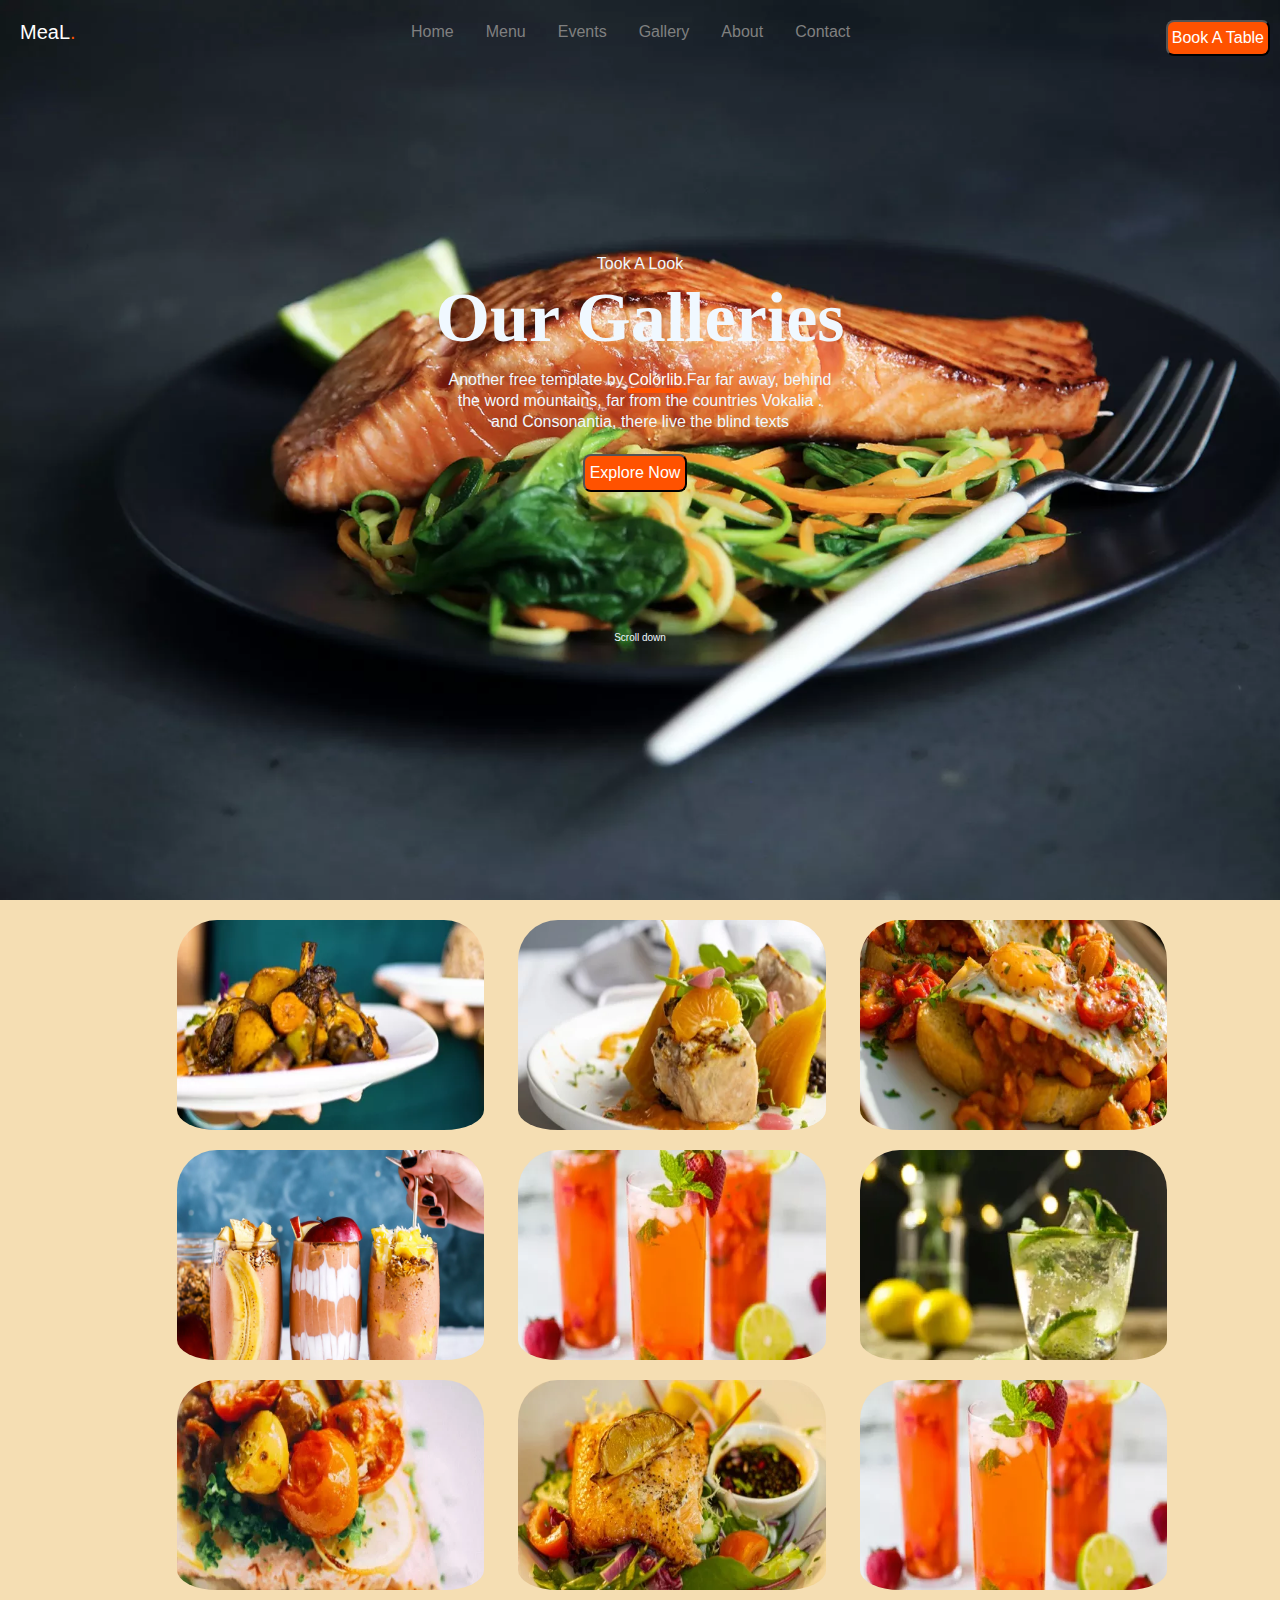
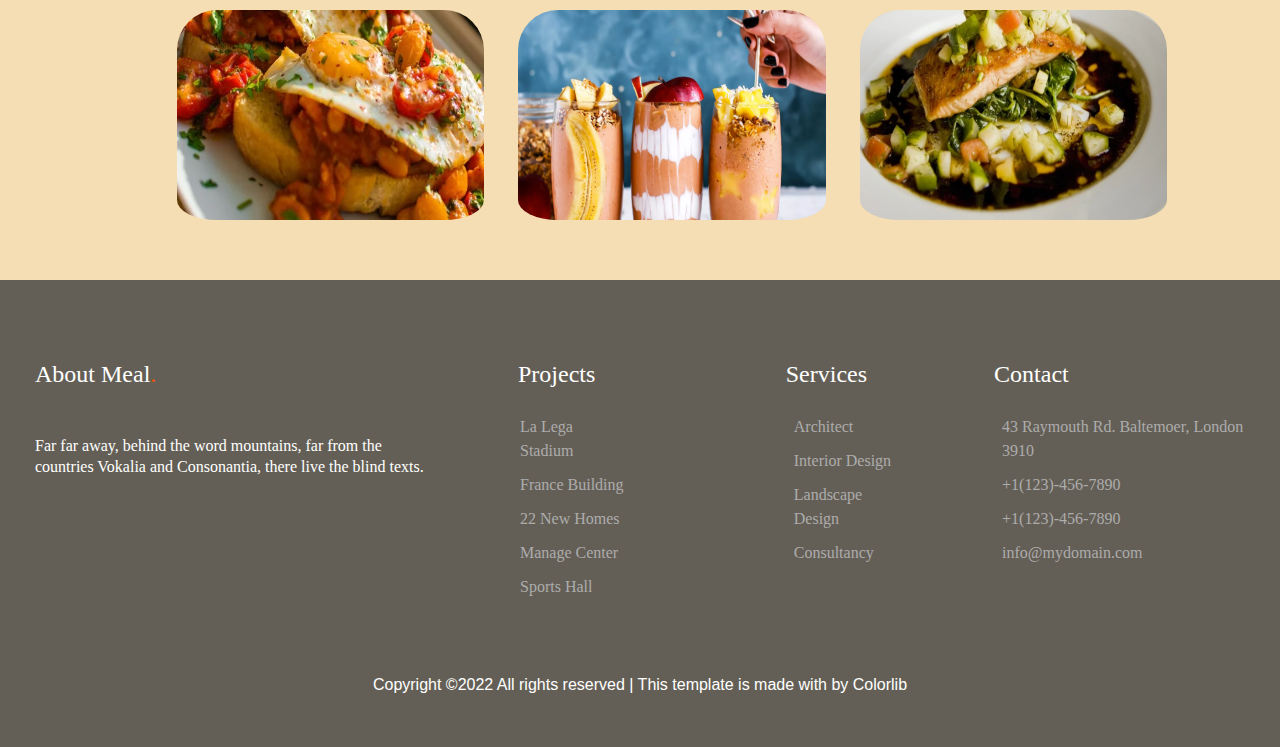
<file: galleries.html>
<!DOCTYPE html>
<html lang="en">

<head>
    <meta charset="UTF-8">
    <meta http-equiv="X-UA-Compatible" content="IE=edge">
    <meta name="viewport" content="width=device-width, initial-scale=1.0">
    <title>Galleries</title>
    <link rel="stylesheet" href="css/bootstrap.min.css">
    <link rel="stylesheet" href="css/galleries.css">
</head>

<body>

    <!-- First Section -->
    <section class="firstpage" id="Home">
        <div class="contianer-fluid">
            <!-- <div class="row">
            <div class="col-lg-12 col-md-5 col-sm-12"> -->
            <h2 class="meal">MeaL<span>.</span></h2>
            <button class="book-table">Book A Table</button>
            <ul class="nav justify-content-center navs">
                <li class="nav-item">
                    <a class="nav-link" href="index.html">Home</a>
                </li>
                <li class="nav-item">
                    <a class="nav-link" href="#">Menu</a>
                </li>
                <li class="nav-item">
                    <a class="nav-link" href="events.html">Events</a>
                </li>
                <li class="nav-item">
                    <a class="nav-link" href="galleries.html">Gallery</a>
                </li>
                <li class="nav-item">
                    <a class="nav-link" href="about.html">About</a>
                </li>
                <li class="nav-item">
                    <a class="nav-link" href="contact.html">Contact</a>
                </li>
            </ul>
            <div class="text-center text col-lg-12 col-md-12 col-sm-3">
                <p class="text-center text1">Took A Look</p>
                <h1 class="text-center treat">Our Galleries</h1>
                <div class="lastp">
                    <p class="lastone">Another free template by <a class="linkcolor"
                            href="https://colorlib.com/">Colorlib.</a>Far
                        far away, behind</p>
                    <p>
                        the word mountains, far from the countries Vokalia
                        .</p>
                    <p>
                        and Consonantia, there live the blind texts
                    </p>
                </div>
                <button class="Explore">Explore Now</button>
                <h6 class="scroll-down">Scroll down</h6>
            </div>
        </div>
    </section>

    <!-- Second Page -->
    <section class="secondpage">
        <div class="content">
            <div class="img">
                <img src="./imgs/img_1_b.jpg.jpg" alt="">
                <img src="./imgs/img_3_b.jpg.jpg" alt="">
                <img src="./imgs/img_4_b.jpg.jpg" alt="">
                <img src="./imgs/xhero_bg_2.jpg.pagespeed.ic.idX1ZTc2Sk.jpg" alt="">
                <img src="./imgs/drink1 (2).jpg" alt="">
                <img src="./imgs/drink2.jpg" alt="">
                <img src="./imgs/img_2_b.jpg" alt="">
                <img src="./imgs/meal3.jpg" alt="">
                <img src="./imgs/drink3.jpg" alt="">
                <img src="./imgs/img_4_b.jpg.jpg" alt="">
                <img src="./imgs/xhero_bg_2.jpg.pagespeed.ic.idX1ZTc2Sk.jpg" alt="">
                <img src="./imgs/ximg_2.jpg.pagespeed.ic.Xomyrfp8cT.jpg" alt="">
            </div>
        </div>



    </section>

    <!-- Third Page -->
    <section class="sixthpage">
        <div class="value">
          <div class="aboutmeal">
            <h4>About Meal<span>.</span></h4>
            <p class="p-top">Far far away, behind the word mountains, far from the </p>
            <p>countries Vokalia and Consonantia, there live the blind
              texts.</p>
          </div>
    
    
          <div class="categories">
            <div class="list1">
              <h4 class="project">Projects</h4>
              <ol>
                <li><a href="#Home">La Lega Stadium</a></li>
                <li><a href="#Home">France Building</a></li>
                <li><a href="#Home">22 New Homes</a></li>
                <li><a href="#Home">Manage Center</a></li>
                <li><a href="#Home">Sports Hall</a></li>
              </ol>
            </div>
    
    
            <div class="list2">
              <h4>Services</h4>
              <ol>
                <li><a href="#Home">Architect</a></li>
                <li><a href="#Home">Interior Design</a></li>
                <li><a href="#Home">Landscape Design</a></li>
                <li><a href="#Home">Consultancy</a></li>
              </ol>
            </div>
    
            <div class="list3">
              <h4>Contact</h4>
              <ol>
                <li>43 Raymouth Rd. Baltemoer, London 3910</li>
                <li>+1(123)-456-7890</li>
                <li>+1(123)-456-7890</li>
                <li>info@mydomain.com</li>
              </ol>
            </div>
          </div>
        </div>
        <div class="copyright">
          <p>Copyright ©2022 All rights reserved | This template is made with by Colorlib</p>
        </div>
        </section>










</body>

</html>
</file>
<file: css/style.css>
*{
    padding: 0px;
    margin: 0px;
}
/* -------------------Start First Page--------------------- */
.firstpage
{
    background-image: linear-gradient(rgba(0, 0, 0, 0), rgba(0, 0, 0, 0)),
        url(../imgs/xhero_bg.jpg.pagespeed.ic.08xBTGP0Gm.jpg);
        overflow: hidden;
        height: 100vh;
        background-size: cover;
        position: relative;
}
.meal
{
    float: left;
    font-size: 20px;
    padding: 20px 20px;
    color: white;
}

span
{
    color:#ff5200;      
}
.navs li a
{
    padding-top: 20px;
    background-color:transparent;
    color: grey;
}

.navs li a:hover
{
    color: aliceblue;
}

.book-table
{
    float: right;
    margin-top: 20px;
    margin-right: 10px;
    padding: 2px 5px;
    background: #ff5200;
    color: white;
    border-radius: 8px;
    padding: 4px;
}

.book-table:hover
{
background-color: #fd6e2c;
}

.firstpage .text .text1 
{
    margin-top: 200px;
}

.firstpage .text
{
    color: aliceblue;
    position: absolute;
  

}
.firstpage .text .treat
{
    font-weight: bold;
    font-size: 70px;
    font-family: Playfair Display, serif;
}

.firstpage .text .lastone
{
    font-family: "Nunito", sans-serif;
    display: inline;
}

.linkcolor
{
    color: #ffffff;
    -webkit-box-shadow: 0 5px 0 0 #ff5200;
    box-shadow: 0 5px 0 0 #ff5200;
    text-decoration: none;
}

.lastp
{
    left: 150px;
}

.Explore
{
    
    margin-top: 20px;
    margin-right: 10px;
    padding: 2px 5px;
    background: #ff5200;
    color: white;
    border-radius: 8px;
    padding: 5px;
}

.Explore:hover
{
    background-color: #fd6e2c;
}

.scroll-down
{
    margin-top: 140px;
    font-size: 10px;
}

p {
    margin-top: -3px;
    margin-bottom: 0rem;
}
/* -------------------End First Page--------------------- */

/* -------------------Start First Page media style--------------------- */

/* For Tablet */

@media(max-width: 767px)
{
    .firstpage .text .text1 {
        margin-top: 120px;
    }

    .firstpage .text {
        color: aliceblue;
        position: absolute;
       
    }

    .scroll-down {
        margin-top: 90px;
        font-size: 10px;
    }

    .firstpage .text .treat {
        font-weight: bold;
        font-size: 40px;
    }

}

/* For Mobile */

@media (max-width: 600px)
{
    .firstpage
    {
        height: 888px;
    }
    .firstpage .text {
        color: aliceblue;
        position: absolute;
        margin-top: 112px;
    }

    .firstpage .text .text1 {
        margin-top: 50px;
        font-size: 12px;
    }

    .lastp {

        font-size: 12px;
    }
}
/* -------------------End First Page media style--------------------- */
/* -------------------Start Second Page--------------------- */

.secondpage
{
    width: 100%;
    background-color: wheat;
    height: auto;
   margin: auto;
   overflow: hidden;
}  
  .part1
  {
      width: 25%;
      background-color: wheat;
      overflow: hidden;
  }
  
  .secondpage .part1 .h1-1
  {
      font-size: 18px;
      margin-top: 40px;
      margin-left: 80px;
      color: grey;
  }
  
.secondpage .part1 .h1-2
  {
      margin-left: 80px;
      color: #fd6e2c;
      font-family: "Playfair Display",serif;
  }
  
  .part1 ul
  {
      margin-left: 90px;
      list-style-type: none;
  }
  
   .secondpage .part2 
   {
    width: 75%;
    background-color: wheat;
   }

   .secondpage .part2 h1
   {
    margin-top: 65px;
    text-align: left;
   }

   .secondpage .part2 .content
   {
    width: 100%;
    display: flex;
    flex-wrap: wrap;
    justify-content: space-around;
    margin-top: 10px;
   }

   .secondpage .part2 .content .imgs .price
   {
    color: #fd6e2c;
   }

   .secondpage .part2 .content div
   {
    margin-top: 10px;
    margin-right: 60px;
    margin-left: 20px;
    width: 40%;
    height: 10%;
    transition: 0.4s;
   }

   .secondpage .part2 .content div:hover
   {
    transform: scale(1.1);
   }

   .secondpage .part2 .content div img
   {
    width: 100%;
    border-radius: 12px;
   }


  .style
  {
      margin-bottom: 10px;
      border-radius: 12px;
      margin-bottom: 80px;
  }

  .space
  {
    margin-left: 10px;
  }


  .secondpage .part1 ul li
  {
    margin-top: 20px;
  }
  .secondpage .part1 ul li .btn
  {
    width: 200px;
    height: 50px;
    border-radius: 18px;
    border: 0px;
    font-size: 20px;
  }

  .secondpage .part1 ul li .btn:hover
  {
    background-color: #fff;
    color: #fd6e2c;
  }

  .mealname
  {
    margin-top: 0px;
    margin-bottom: 0px;
  }

  .secondpage .choosedessert 
  {
    text-align: center;
  }

  .secondpage .choosedessert .d-h1
  {
    font-size: 18px;
     color: grey;
     margin-top: 50px;
  }


  .secondpage .part3
  {
    width: 100%;
    height: auto;
    overflow: hidden;
    background-color: #f5deb3;
  }
  

  .secondpage .part3 .dessert
  {
    display: flex;
    justify-content:space-around;
    flex-wrap: wrap;
  }

  .secondpage .part3 .dessert div:hover
  {
    background-color: #fff;
  }

  .secondpage .part3 .dessert div
  {
    width: 150px;
    height: auto;
    padding-left: 14px;
  }

  .secondpage .part3 .dessert p
  {
    color: #fd6e2c;
    margin: 5px;
    font-size: large;
  }

/* --------------------------End Second Page Style--------- */

/* ----------------Start Second Page Media style------------- */

/* For tablet */

 @media(max-width:768px)
{
    .part1 {
    width: 100%;
    text-align: center;
    }

    .secondpage .part2 {
        width: 100%;
    }

    .secondpage .part2 h1 {
        margin-top: 38px;
        text-align: center;
    }

    .secondpage .part2 .content div
    {
        width: 39%;
    }

    .secondpage .part1 .h1-1 {
        font-size: 18px;
        margin-top: 40px;
        margin-right: 66px
    }

    .secondpage .part1 .h1-2 {
        margin-left: 0px;
    }

    .part1 ul {
    margin-left: 0px;
    list-style-type: none;
}
} 


/* For Mobile */

@media (max-width: 600px)
{
    .secondpage .part2 .content div {
        width: 100%;
    }

    .secondpage .part2 .content {
        margin-left: 20px;
    }

    .secondpage .part3 .dessert div
    {
        width: 160px;
    }

}

/* ----------------End Second Page Media style------------- */

/* ----------------Start Third Page style------------- */

.thirdpage
{
    width: 100%;
    height: 700px;
   margin: auto;
   overflow: hidden;

}

.container-fluid
{
    padding-right: 0px;
    padding-left: 0px;
    overflow: hidden;
    height: auto;
}

.bg
{
    width: 100%;
    height: 100vh;
    background: rgba(245, 201, 126, 0.9);
    background-color: #FEE2B3 transparent;
    background-image: linear-gradient( rgba(245, 201, 126, 0.9),rgba(245, 201, 126, 0.9)),
url(/imgs/xhero_bg_2.jpg.pagespeed.ic.idX1ZTc2Sk.jpg);
    background-size: 100% 100%;
    background-size: cover;
    margin: 0px;
    padding: 0px;
    background-attachment: fixed ;
    background-repeat: no-repeat;
}

.content
{
    display: flex;
}

.container-fluid .bg .personinfo
{
    text-align: center;
    width: 40%;
    font-family: "Playfair Display", serif;
}

.container-fluid .bg .personinfo h4
{
    padding-top: 40px;
    font-size: 16px;
    margin-left: -190px;
    color: grey;
}



.container-fluid .bg h1 span
{
    color: #fd6e2c;
}

.card img
{
    width: 80px !important  ;
    border-radius: 50% !important;
    margin-left: 100px;
    margin-top: 25px;

}

.cardcolor
{
    background-color: transparent;
    border: 0px;
    text-align: center;
}

.careerfont
{
    font-size: medium;
}

.job
{
    /* display: flex; */
    /* flex-wrap: wrap; */
    width: 50%;  
} 

 .job
{
    width: 50%;
    height: auto;
}

.photos1
{
    width: 25%;
    height: auto;
    margin-top: 50px;
} 

.photos2
{
    width: 25%;
    height: auto;
    margin-top: 50px;
} 

.photos1 .p-gallery
{
    width: 90%;
    height: 200px;
    display: flex;
    flex-wrap: wrap;
}

.photos1 .p-gallery img
{
    width: 100%;
    height: 100%;
    margin-bottom: 20px;
    border-radius: 20px;
    transition: all 0.1;
}

.photos1 .p-gallery img:hover
{
    transform: scale(1.1);
}

.photos2 .p-gallery
{
    width: 90%;
    height: 200px;
    display: flex;
    flex-wrap: wrap;
}

.photos2 .p-gallery img
{
    width: 100%;
    height: 100%;
    margin-bottom: 20px;
    border-radius: 20px;
    transition: all 0.1;

}

.mg-l
{
    margin-left: 150px;
}

.photos2 .p-gallery img:hover
{
    transform: scale(1.1);
}

.galleries
{
    position: relative;
    font-family: "Playfair Display", serif;
}

.galleries h4
{
    position: absolute;
    top: -80px;
    color: gray;
    font-size: large;
    left: px;
}

.galleries h1
{
    position: absolute;
    top: -50px;
    display: flex;
}

.galleries h1 span
{
    margin-left: 10px;
}

.photos1 .p-gallery .moregalleries
{
    text-align: left;
}

.photos1 .p-gallery .moregalleries button 
{
    width: 100%;
    height: 40px;
    padding: 8px;
    border-radius: 12px;
    background-color: #ff5200 ;
    
    margin-bottom: -2px;
}

.photos1 .p-gallery .moregalleries button a
{
    text-decoration: none;
    color: white;
}

.photos1 .p-gallery .moregalleries button:hover
{
    background-color:#fd6e2c;
} 
/* ----------------End Third Page  style------------- */

/* ----------------Start Third Page media style------------- */

/* For Tablet */
@media(max-width:768px)
{
    .container-fluid .bg .personinfo h4 {
        font-size: 16px;
        margin-left: -137px;
    }

    .mg-l
    {
        margin-left: 22px;
    }
    

    .container-fluid .bg .personinfo h1
    {
        font-size: xx-large;
    }

    .photos1 {
        width: 34%;
        height: auto;
        margin-top: 50px;
    }

    .photos2 {
        width: 30%;
    }

    .galleries h1 {
        left: 20px;
    }

    .galleries h4 {
        left: 20px;
    }

    .card-title {
        margin-bottom: .75rem;
        margin-top: 70px;
    }
}

/* For Mobile */
@media (max-width: 600px)
{
    .content {
        display: block;
    }

    .job {
        width: 100%;
        justify-content: center;
    }

    .container-fluid .bg .personinfo {
        text-align: center;
        width: 100%;
    }

    .container-fluid .bg .personinfo h4 {
        font-size: 16px;
        margin-left: 1px;
        text-align: center;
    }

    .photos1 {
        width: 91%;
        margin-left: 26px;
    }

    .photos2 {
        width: 91%;
        margin-left: 25px;
        margin-top: 300px;
    }

    .thirdpage
    {
        height: 1573px;
    }

    .bg {
        width: 100%;
        height: 2500px;
    }
    .photos1 .p-gallery .moregalleries {
        text-align: center;
        width: 100%;
    }

    .photos1 .p-gallery
    {
        margin-top: 80px;
    }

    .galleries h4 {
        left: 170px;
        top: 1px;
    }

    .galleries h1 {
        top: 25px;
        left: 127px;
        font-size: x-large;
    }

    .mg-l
    {
    margin-left: 62px;
    }

    .card-title {
        margin-bottom: .75rem;
        margin-top: 70px;
    }

    .card img {
        margin-left: 102px;
        margin-top: 25px;
        margin-bottom: 20px;
    }

}

@media(max-width:320px)
{
    .galleries h4 {
        left: 122px;
    }

    .galleries h1 {
        top: 25px;
        left: 88px;
    }

    .mg-l
    {
        margin-left: 15px;
    }

    /* .card img {
        margin-left: 102px;
        margin-top: 25px;
        margin-bottom: 20px;
    } */
}

/* ----------------End Third Page media style------------- */

/** ----------------Start Fourth Page style------------- */

.fourthpage
{
    width: 100%;
    height: auto;
}

.fourthpage .part-1
{
    width: 100%;
    height: auto;
    background-color: wheat;
    text-align: center;
}

.fourthpage .part-1 .header1  
{
    padding-top: 70px;
    font-family: "Playfair Display", serif;
}

.fourthpage .part-1 .header1 h4
{
    font-size: large;
    color: gray;
}


.fourthpage .part-2
{
    width: 100%;
    height: auto;
    background-color: wheat;
}

.cd img
{
    width: 550px!important;
    border-radius: 0px !important;
    height: 450px !important;
}

.card
{
    background-color:transparent;
    border: 0px;
}

.mg
{
   margin-left: 250px;
   margin-top: 80px;
}

.cardbody
{
    margin-left: 50px;
}


/** ----------------End Fourth Page style------------- */

/** ----------------Start Fourth Page media style------------- */

@media(max-width:600px)
{
    .mg {
        margin-left: 53px;
        margin-top: 28px;
    }
    .cd img {
        width: 304px!important;
        border-radius: 0px !important;
        height: 346px !important;
    }

    .card img {
        margin-left: 50px;
        margin-top: 25px;
    }

    .card-title {
        margin-bottom: .75rem;
        margin-top: 40px;
    }
}

@media(max-width:320px)
{
    .cd img {
        width: 240px!important;
        border-radius: 0px !important;
        height: 318px !important;
    }

    .cd img {
        width: 240px!important;
        border-radius: 0px !important;
        height: 318px !important;
    }
}

@media(max-width:768px)
{
    .card-body
    {
        margin-top: -68px;
    }
}

/* -------------------Start Fifith page style-------------- */
.fifthpage
{
    width: 100%;
    height: auto;
    background: rgba(245, 201, 126, 0.9);
    background-color: #FEE2B3 transparent;
    background-image: linear-gradient( rgba(245, 201, 126, 0.9),rgba(245, 201, 126, 0.9)),
url(/imgs/xhero_bg_2.jpg.pagespeed.ic.idX1ZTc2Sk.jpg);
    background-size: 100% 100%;
    background-size: cover;
    margin: 0px;
    padding: 0px;
    background-attachment: fixed ;
    background-repeat: no-repeat;
}

.booktable
{
    text-align: center;
}


.booktable h4
{
    font-size: medium;
    color: grey;
    padding-top: 30px;
}

.booktable h1
{
    font-family: "Playfair Display", serif;
    color: rgb(32, 30, 30);
   margin-top: 20px;
}

.booktable .last
{
    margin-bottom: 20px;
}

.booktable button
{
    background: #ff5200;
    color: white;
    border-radius: 8px;
    padding: 9px;
    margin-bottom: 50px;
}

.booktable button:hover
{
    background-color:#fd6e2c;
}

.booktable button a
{
    text-decoration: none;
    color: white;
}

/* -------------------End Fifith page style-------------- */
/* --------------------Start Fifth Pae media style----- */
/* For Mobile */
@media(max-width:600px)
{
    .booktable h1
   {
     font-size: 32px;
    }
}

/* --------------------End Fifth Pae media style----- */

.sixthpage
{
    width: 100%;
    height: auto;
    background-color:#645f56;
}

.sixthpage .value
{
    width: 100%;
    height: 100%;
    display: flex;
    font-family: "Playfair Display", serif;
}

.sixthpage .aboutmeal
{
    width: 50%;
    height: auto;
}

.sixthpage .categories
{
    width: 50%;
    height: auto;
    display: flex;
}

.sixthpage .value .aboutmeal
{
    padding-left: 100px;
    padding-top: 80px;
    color: white;
}

.sixthpage .value .aboutmeal .p-top
{
    padding-top: 40px;
}

.sixthpage .categories .list1 h4
{
    padding-top: 80px;
    color: white;
}

.sixthpage .categories .list1 ol
{
    padding: 8px;
    color: rgb(172, 172, 172);
    list-style-type: none;
}

.sixthpage .categories .list1 ol li
{
    padding-top: 10px;
}

.sixthpage .categories .list2 h4
{
    padding-top: 80px;
    color: white;
    margin-left: 150px;
}

.sixthpage .categories .list2 ol
{
    margin-left: 150px;
    padding: 8px;
    color: rgb(172, 172, 172);
    list-style-type: none;
}

.sixthpage .categories .list2 ol li
{
    padding-top: 10px;
}

.sixthpage .categories .list3 h4
{
    padding-top: 80px;
    color: white;
    margin-left: 80px;
}

.sixthpage .categories .list3 ol
{
    margin-left: 80px;
    padding: 8px;
    color: rgb(172, 172, 172);
    list-style-type: none;
}

.sixthpage .categories .list3 ol li
{
    padding-top: 10px;
}

.sixthpage .categories .list1 ol li a
{
    text-decoration: none;
    color: rgb(172, 172, 172) ;
}

.sixthpage .categories .list1 ol li a:hover
{
    color: white;
}

.sixthpage .categories .list3 ol li:hover
{
    color: white;
}


.sixthpage .categories .list2 ol li a
{
    text-decoration: none;
    color: rgb(172, 172, 172) ;
}

.sixthpage .categories .list2 ol li a:hover
{
    color: white;
}

.sixthpage .copyright p
{
    width: 100%;
   text-align: center;
   color: white;
   margin-top: 50px;
   padding-bottom: 50px;
}


/* -----------------Start Sixth Page Media Style----- */

/* For Tablet */

@media(max-width:768px)
{
    .sixthpage .value .aboutmeal {
        padding-left: 25px;
        padding-top: 80px;
    }

    .sixthpage .categories .list1 h4 {
        margin-left: 45px;
        margin-bottom: 36px;
    }

    .sixthpage .categories .list1 ol {
      
        margin-left: 40px;
        margin-top: -32px;
    }

    .sixthpage .categories .list2 h4 {
        padding-top: 80px;
        color: white;
        margin-left: 67px;
    }

    .sixthpage .categories .list2 ol {
        margin-left: 63px;
        padding: 8px;
        list-style-type: none;
    }

    .sixthpage .aboutmeal {
        width: 30%;
    }
}


/* For Mobile */
@media(max-width:600px)
{
    .sixthpage .value {
        display: block;
    }

    .sixthpage .aboutmeal {
        width: 100%;
    }


    .sixthpage .categories .list1 h4 {
        margin-left: 0px;
        font-size: 30px;
    }

    .sixthpage .categories .list1 ol {
        margin-left: 0px;
        font-size: 22px;
    }

    .sixthpage .categories .list2 h4 {
        margin-left: 0px;
        font-size: 30px;
    }

    .sixthpage .categories .list2 ol {
        margin-left: 0px;
        font-size: 22px;
    }

    .sixthpage .categories .list3 h4 {
        margin-left: 0px;
        font-size: 30px;
    }

    .sixthpage .categories .list3 ol {
        margin-left: 0px;
        font-size: 22px;
    }



    .sixthpage .categories {
        width: 100%;
        display: block;
        text-align: center;
    }

}

/* -----------------End Sixth Page Media Style----- */
</file>
<file: css/about.css>
* {
    padding: 0px;
    margin: 0px;
}

/* -------------------Start First Page--------------------- */
.firstpage {
    background-image: linear-gradient(rgba(0, 0, 0, 0), rgba(0, 0, 0, 0)),
        url(../imgs/xhero_bg.jpg.pagespeed.ic.08xBTGP0Gm.jpg);
    overflow: hidden;
    height: 100vh;
    background-size: cover;
    position: relative;
}

.meal {
    float: left;
    font-size: 20px;
    padding: 20px 20px;
    color: white;
}

span {
    color: #ff5200;
}

.navs li a {
    padding-top: 20px;
    background-color: transparent;
    color: grey;
}

.navs li a:hover {
    color: aliceblue;
}

.book-table {
    float: right;
    margin-top: 20px;
    margin-right: 10px;
    padding: 2px 5px;
    background: #ff5200;
    color: white;
    border-radius: 8px;
    padding: 4px;
}

.book-table:hover {
    background-color: #fd6e2c;
}

.firstpage .text .text1 {
    margin-top: 200px;
}

.firstpage .text {
    color: aliceblue;
    position: absolute;


}

.firstpage .text .treat {
    font-weight: bold;
    font-size: 70px;
    font-family: Playfair Display, serif;
}

.firstpage .text .lastone {
    font-family: "Nunito", sans-serif;
    display: inline;
}

.linkcolor {
    color: #ffffff;
    -webkit-box-shadow: 0 5px 0 0 #ff5200;
    box-shadow: 0 5px 0 0 #ff5200;
    text-decoration: none;
}

.lastp {
    left: 150px;
}

.Explore {

    margin-top: 20px;
    margin-right: 10px;
    padding: 2px 5px;
    background: #ff5200;
    color: white;
    border-radius: 8px;
    padding: 5px;
}

.Explore:hover {
    background-color: #fd6e2c;
}

.scroll-down {
    margin-top: 140px;
    font-size: 10px;
}

p {
    margin-top: -3px;
    margin-bottom: 0rem;
}

/* -------------------End First Page--------------------- */

/* -------------------Start First Page media style--------------------- */

/* For Tablet */

@media(max-width: 767px) {
    .firstpage .text .text1 {
        margin-top: 120px;
    }

    .firstpage .text {
        color: aliceblue;
        position: absolute;

    }

    .scroll-down {
        margin-top: 90px;
        font-size: 10px;
    }

    .firstpage .text .treat {
        font-weight: bold;
        font-size: 40px;
    }

}

/* For Mobile */

@media (max-width: 600px) {
    
    .firstpage
    {
        height: 888px;
    }

    .firstpage .text {
        color: aliceblue;
        position: absolute;
        margin-top: 112px;
    }

    .firstpage .text .text1 {
        margin-top: 50px;
        font-size: 12px;
    }

    .lastp {

        font-size: 12px;
    }
}

/* ---------------End First Page media style-------- */

/* -------------Start Second Page style---------- */

.secondpage {
    width: 100%;
    height: auto;
    background-color: wheat;
}

.secondpage .content {
    width: 100%;
    height: auto;
    display: flex;
    flex-wrap: wrap;
    justify-content: center;
}

.secondpage h4 {
    color: gray;
    font-family: "Playfair Display", serif;
    font-size: 20px;
    padding-top: 50px;
    /* margin-left: 150px; */
    text-align: center;
}

.secondpage h2 {
    font-family: "Playfair Display", serif;
    /* margin-left: 150px; */
    text-align: center;
    margin-bottom: 50px;
}

.secondpage .content .card {
    height: 250px;
    margin: 10px;
    font-family: "Playfair Display", serif;
    transition: all 0.2s;
    margin-bottom: 50px;
}

.secondpage .content .card:hover {
    background-color: #fd6e2c !important;
    transform: scale(1.1);
    color: white !important;
}

.secondpage .content .card .card-body:hover {
    color: white !important;
}


.secondpage .content .card p {
    padding-top: 5px !important;
}

.secondpage .content .card .color {
    color: black !important;
    font-size: large;
}

/* --------------End Second Page style---------------- */

/* ---------------Start Third Page style--------- */
.thirdpage {
    background-color: rgba(245, 201, 126, 0.9);
     width: 100%;
     height: auto;
}

.thirdpage .text3
{
    text-align: center;
    font-family: "Playfair Display", serif;
}

.thirdpage .text3 h6
{
    padding-top: 50px;
    color: gray;
}

.thirdpage .text3 p
{
    font-size: 17px;
}

.thirdpage .chef
{
    width: 100%;
    height: auto;
    display: flex;
    justify-content: center;
    margin-top: 70px;
    flex-wrap: wrap;
}

.thirdpage .chef .card
{
    margin: 20px;
    margin-bottom: 50px;
    transition: all 0.2s;
}

.thirdpage .chef .card:hover
{
    transform: scale(1.1);
    color: #fd6e2c;
}

/* ---------------End Third Page style--------- */

/* ---------------Start Fourth Page style--------- */

.sixthpage
{
    width: 100%;
    height: auto;
    background-color:#645f56;
}

.sixthpage .value
{
    width: 100%;
    height: 100%;
    display: flex;
    font-family: "Playfair Display", serif;
}

.sixthpage .aboutmeal
{
    width: 40%;
    height: auto;
}

.sixthpage .categories
{
    width: 60%;
    height: auto;
    display: flex;
}

.sixthpage .value .aboutmeal
{
    padding-left: 35px;
    padding-top: 80px;
    color: white;
}

.sixthpage .value .aboutmeal .p-top
{
    padding-top: 40px;
}

.sixthpage .categories .list1 h4
{
    padding-top: 80px;
    color: white;
}

.sixthpage .categories .list1 ol
{
    padding: 8px;
    color: rgb(172, 172, 172);
    list-style-type: none;
}

.sixthpage .categories .list1 ol li
{
    padding-top: 10px;
}

.sixthpage .categories .list2 h4
{
    padding-top: 80px;
    color: white;
    margin-left: 150px;
}

.sixthpage .categories .list2 ol
{
    margin-left: 150px;
    padding: 8px;
    color: rgb(172, 172, 172);
    list-style-type: none;
}

.sixthpage .categories .list2 ol li
{
    padding-top: 10px;
}

.sixthpage .categories .list3 h4
{
    padding-top: 80px;
    color: white;
    margin-left: 80px;
}

.sixthpage .categories .list3 ol
{
    margin-left: 80px;
    padding: 8px;
    color: rgb(172, 172, 172);
    list-style-type: none;
}

.sixthpage .categories .list3 ol li
{
    padding-top: 10px;
}

.sixthpage .categories .list1 ol li a
{
    text-decoration: none;
    color: rgb(172, 172, 172) ;
}

.sixthpage .categories .list1 ol li a:hover
{
    color: white;
}

.sixthpage .categories .list3 ol li:hover
{
    color: white;
}


.sixthpage .categories .list2 ol li a
{
    text-decoration: none;
    color: rgb(172, 172, 172) ;
}

.sixthpage .categories .list2 ol li a:hover
{
    color: white;
}

.sixthpage .copyright p
{
    width: 100%;
   text-align: center;
   color: white;
   margin-top: 50px;
   padding-bottom: 50px;
}

.project
{
   margin-left: 6px;
}

 /* ---------------End Third Page style--------- */

/* -----------------Start Sixth Page Media Style----- */

/* For Tablet */

@media(max-width:768px)
{
    .sixthpage .value .aboutmeal {
        padding-left: 25px;
        padding-top: 80px;
    }

    .sixthpage .categories .list1 h4 {
        margin-left: 45px;
        margin-bottom: 36px;
    }

    .sixthpage .categories .list1 ol {
      
        margin-left: 40px;
        margin-top: -32px;
    }

    .sixthpage .categories .list2 h4 {
        padding-top: 80px;
        color: white;
        margin-left: 67px;
    }

    .sixthpage .categories .list2 ol {
        margin-left: 63px;
        padding: 8px;
        list-style-type: none;
    }

    .sixthpage .aboutmeal {
        width: 30%;
    }
}


/* For Mobile */
@media(max-width:600px)
{
    .sixthpage .value {
        display: block;
    }

    .sixthpage .aboutmeal {
        width: 100%;
    }


    .sixthpage .categories .list1 h4 {
        margin-left: 0px;
        font-size: 30px;
    }

    .sixthpage .categories .list1 ol {
        margin-left: 0px;
        font-size: 22px;
    }

    .sixthpage .categories .list2 h4 {
        margin-left: 0px;
        font-size: 30px;
    }

    .sixthpage .categories .list2 ol {
        margin-left: 0px;
        font-size: 22px;
    }

    .sixthpage .categories .list3 h4 {
        margin-left: 0px;
        font-size: 30px;
    }

    .sixthpage .categories .list3 ol {
        margin-left: 0px;
        font-size: 22px;
    }



    .sixthpage .categories {
        width: 100%;
        display: block;
        text-align: center;
    }
}
/* -----------------End Third Page Media Style----- */

























/* ---------------End Fourth Page style--------- */
</file>
<file: css/contact.css>
*{
    padding: 0px;
    margin: 0px;
}
/* -------------------Start First Page--------------------- */
.firstpage
{
    background-image: linear-gradient(rgba(0, 0, 0, 0), rgba(0, 0, 0, 0)),
        url(../imgs/xhero_bg.jpg.pagespeed.ic.08xBTGP0Gm.jpg);
        overflow: hidden;
        height: 100vh;
        background-size: cover;
        position: relative;
}
.meal
{
    float: left;
    font-size: 20px;
    padding: 20px 20px;
    color: white;
}

span
{
    color:#ff5200;      
}
.navs li a
{
    padding-top: 20px;
    background-color:transparent;
    color: grey;
}

.navs li a:hover
{
    color: aliceblue;
}

.book-table
{
    float: right;
    margin-top: 20px;
    margin-right: 10px;
    padding: 2px 5px;
    background: #ff5200;
    color: white;
    border-radius: 8px;
    padding: 4px;
}

.book-table:hover
{
background-color: #fd6e2c;
}

.firstpage .text .text1 
{
    margin-top: 200px;
}

.firstpage .text
{
    color: aliceblue;
    position: absolute;
  

}
.firstpage .text .treat
{
    font-weight: bold;
    font-size: 70px;
    font-family: Playfair Display, serif;
}

.firstpage .text .lastone
{
    font-family: "Nunito", sans-serif;
    display: inline;
}

.linkcolor
{
    color: #ffffff;
    -webkit-box-shadow: 0 5px 0 0 #ff5200;
    box-shadow: 0 5px 0 0 #ff5200;
    text-decoration: none;
}

.lastp
{
    left: 150px;
}

.Explore
{
    
    margin-top: 20px;
    margin-right: 10px;
    padding: 2px 5px;
    background: #ff5200;
    color: white;
    border-radius: 8px;
    padding: 5px;
}

.Explore:hover
{
    background-color: #fd6e2c;
}

.scroll-down
{
    margin-top: 140px;
    font-size: 10px;
}

p {
    margin-top: -3px;
    margin-bottom: 0rem;
}
/* -------------------End First Page--------------------- */

/* -------------------Start First Page media style--------------------- */

/* For Tablet */

@media(max-width: 767px)
{
    .firstpage .text .text1 {
        margin-top: 120px;
    }

    .firstpage .text {
        color: aliceblue;
        position: absolute;
       
    }

    .scroll-down {
        margin-top: 90px;
        font-size: 10px;
    }

    .firstpage .text .treat {
        font-weight: bold;
        font-size: 40px;
    }

}

/* For Mobile */

@media (max-width: 600px)
{
    .firstpage
    {
        height: 888px;
    }
    .firstpage .text {
        color: aliceblue;
        position: absolute;
        margin-top: 112px;
    }

    .firstpage .text .text1 {
        margin-top: 50px;
        font-size: 12px;
    }

    .lastp {

        font-size: 12px;
    }
}

 /* ---------Start Second Page Style ------------------ */

.secondpage
{
    background-color: wheat;
    width: 100%;
    height: auto;
}

.secondpage .content
{
    width: 100%;
    display: flex;
}


.secondpage .content .text
{
    width: 30%;
    font-family: "Playfair Display", serif;
    margin-bottom: 60px;
}

.secondpage .content .text h4
{
    font-size: 22px;
    margin-top: 40px;
}

.secondpage .content .text ul 
{
    margin-left: 200px;
    list-style-type: none;
}


.secondpage .content .form
{
    width: 70%;
    font-family: "Playfair Display", serif;
    text-align: center;
}

.secondpage .content .form .info
{
    margin-top: 40px;
    width: 40%;
    height: 50px;
    background-color: transparent;
    border: 2px solid black;
}

.secondpage .content .form .info1
{
    margin-right: 20px;
}

.secondpage .content .form .subject
{
    margin-top: 40px;
    width: 82%;
    height: 50px;
    background-color: transparent;
    border: 2px solid black;   
}

.secondpage .content .form .message
{
    margin-top: 40px;
    width: 82%;
    height: 200px;
    background-color: transparent;
    border: 2px solid black; 
    margin-bottom: 20px;
}


.secondpage .content .form .send
{
    margin-top: 20px;
    margin-right: 10px;
    padding: 2px 5px;
    background: #ff5200;
    color: white;
    border-radius: 8px;
    padding: 5px;
    width: 20%;
    height: 50px;
    margin-bottom: 20px;
    padding-bottom: 2px;
}


 /* ---------End Second Page Style *------------------ */

 /* ---------------Start Second Page media style------------ */

/* For Tablet */
@media(max-width:768px)
{
    .secondpage .content .text ul {
        margin-left: 49px;
        list-style-type: none;
    }
}

@media(max-width:600px)
{
    .secondpage .content
    {
        width: 100%;
        display: block;
    }

    .secondpage .content .text {
        width: 100%;
    }

    .secondpage .content .text h4 {
        font-size: 29px;
        padding-top: 40px;
        margin-top: 0px;
    }

    p {
        margin-top: -3px;
        margin-bottom: 0rem;
        font-size: 18px;
    }

    .secondpage .content .form {
        width: 100%;
    }

    .secondpage .content .form .info {
        width: 45%;
    }

    .secondpage .content .form .subject
    {
        width: 98%;
    }

    .secondpage .content .form .message
    {
        width: 98%;
        height: 130px;
    }

    .secondpage .content .form .send
    {
        width: 50%;
    }
}
 /* ---------------End Second Page media style------------ */
 /* ---------------Start Third Page style--------- */
 .sixthpage
 {
     width: 100%;
     height: auto;
     background-color:#645f56;
 }
 
 .sixthpage .value
 {
     width: 100%;
     height: 100%;
     display: flex;
     font-family: "Playfair Display", serif;
 }
 
 .sixthpage .aboutmeal
 {
     width: 40%;
     height: auto;
 }
 
 .sixthpage .categories
 {
     width: 60%;
     height: auto;
     display: flex;
 }
 
 .sixthpage .value .aboutmeal
 {
     padding-left: 35px;
     padding-top: 80px;
     color: white;
 }
 
 .sixthpage .value .aboutmeal .p-top
 {
     padding-top: 40px;
 }
 
 .sixthpage .categories .list1 h4
 {
     padding-top: 80px;
     color: white;
 }
 
 .sixthpage .categories .list1 ol
 {
     padding: 8px;
     color: rgb(172, 172, 172);
     list-style-type: none;
 }
 
 .sixthpage .categories .list1 ol li
 {
     padding-top: 10px;
 }
 
 .sixthpage .categories .list2 h4
 {
     padding-top: 80px;
     color: white;
     margin-left: 150px;
 }
 
 .sixthpage .categories .list2 ol
 {
     margin-left: 150px;
     padding: 8px;
     color: rgb(172, 172, 172);
     list-style-type: none;
 }
 
 .sixthpage .categories .list2 ol li
 {
     padding-top: 10px;
 }
 
 .sixthpage .categories .list3 h4
 {
     padding-top: 80px;
     color: white;
     margin-left: 80px;
 }
 
 .sixthpage .categories .list3 ol
 {
     margin-left: 80px;
     padding: 8px;
     color: rgb(172, 172, 172);
     list-style-type: none;
 }
 
 .sixthpage .categories .list3 ol li
 {
     padding-top: 10px;
 }
 
 .sixthpage .categories .list1 ol li a
 {
     text-decoration: none;
     color: rgb(172, 172, 172) ;
 }
 
 .sixthpage .categories .list1 ol li a:hover
 {
     color: white;
 }
 
 .sixthpage .categories .list3 ol li:hover
 {
     color: white;
 }
 
 
 .sixthpage .categories .list2 ol li a
 {
     text-decoration: none;
     color: rgb(172, 172, 172) ;
 }
 
 .sixthpage .categories .list2 ol li a:hover
 {
     color: white;
 }
 
 .sixthpage .copyright p
 {
     width: 100%;
    text-align: center;
    color: white;
    margin-top: 50px;
    padding-bottom: 50px;
 }

 .project
 {
    margin-left: 6px;
 }
 
  /* ---------------End Third Page style--------- */

 /* -----------------Start Sixth Page Media Style----- */
 
 /* For Tablet */
 
 @media(max-width:768px)
 {
     .sixthpage .value .aboutmeal {
         padding-left: 25px;
         padding-top: 80px;
     }
 
     .sixthpage .categories .list1 h4 {
         margin-left: 45px;
         margin-bottom: 36px;
     }
 
     .sixthpage .categories .list1 ol {
       
         margin-left: 40px;
         margin-top: -32px;
     }
 
     .sixthpage .categories .list2 h4 {
         padding-top: 80px;
         color: white;
         margin-left: 67px;
     }
 
     .sixthpage .categories .list2 ol {
         margin-left: 63px;
         padding: 8px;
         list-style-type: none;
     }
 
     .sixthpage .aboutmeal {
         width: 30%;
     }
 }
 
 
 /* For Mobile */
 @media(max-width:600px)
 {
     .sixthpage .value {
         display: block;
     }
 
     .sixthpage .aboutmeal {
         width: 100%;
     }
 
 
     .sixthpage .categories .list1 h4 {
         margin-left: 0px;
         font-size: 30px;
     }
 
     .sixthpage .categories .list1 ol {
         margin-left: 0px;
         font-size: 22px;
     }
 
     .sixthpage .categories .list2 h4 {
         margin-left: 0px;
         font-size: 30px;
     }
 
     .sixthpage .categories .list2 ol {
         margin-left: 0px;
         font-size: 22px;
     }
 
     .sixthpage .categories .list3 h4 {
         margin-left: 0px;
         font-size: 30px;
     }
 
     .sixthpage .categories .list3 ol {
         margin-left: 0px;
         font-size: 22px;
     }
 
 
 
     .sixthpage .categories {
         width: 100%;
         display: block;
         text-align: center;
     }
 
 }

 /* -----------------End Third Page Media Style----- */
</file>
<file: css/events.css>
*{
    padding: 0px;
    margin: 0px;
}
/* -------------------Start First Page--------------------- */
.firstpage
{
    background-image: linear-gradient(rgba(0, 0, 0, 0), rgba(0, 0, 0, 0)),
        url(../imgs/xhero_bg.jpg.pagespeed.ic.08xBTGP0Gm.jpg);
        overflow: hidden;
        height: 100vh;
        background-size: cover;
        position: relative;
}
.meal
{
    float: left;
    font-size: 20px;
    padding: 20px 20px;
    color: white;
}

span
{
    color:#ff5200;      
}
.navs li a
{
    padding-top: 20px;
    background-color:transparent;
    color: grey;
}

.navs li a:hover
{
    color: aliceblue;
}

.book-table
{
    float: right;
    margin-top: 20px;
    margin-right: 10px;
    padding: 2px 5px;
    background: #ff5200;
    color: white;
    border-radius: 8px;
    padding: 4px;
}

.book-table:hover
{
background-color: #fd6e2c;
}

.firstpage .text .text1 
{
    margin-top: 200px;
}

.firstpage .text
{
    color: aliceblue;
    position: absolute;
  

}
.firstpage .text .treat
{
    font-weight: bold;
    font-size: 70px;
    font-family: Playfair Display, serif;
}

.firstpage .text .lastone
{
    font-family: "Nunito", sans-serif;
    display: inline;
}

.linkcolor
{
    color: #ffffff;
    -webkit-box-shadow: 0 5px 0 0 #ff5200;
    box-shadow: 0 5px 0 0 #ff5200;
    text-decoration: none;
}

.lastp
{
    left: 150px;
}

.Explore
{
    
    margin-top: 20px;
    margin-right: 10px;
    padding: 2px 5px;
    background: #ff5200;
    color: white;
    border-radius: 8px;
    padding: 5px;
}

.Explore:hover
{
    background-color: #fd6e2c;
}

.scroll-down
{
    margin-top: 140px;
    font-size: 10px;
}

p {
    margin-top: -3px;
    margin-bottom: 0rem;
}
/* -------------------End First Page--------------------- */

/* -------------------Start First Page media style--------------------- */

/* For Tablet */

@media(max-width: 767px)
{
    .firstpage .text .text1 {
        margin-top: 120px;
    }

    .firstpage .text {
        color: aliceblue;
        position: absolute;
       
    }

    .scroll-down {
        margin-top: 90px;
        font-size: 10px;
    }

    .firstpage .text .treat {
        font-weight: bold;
        font-size: 40px;
    }

}

/* For Mobile */

@media (max-width: 600px)
{
    .firstpage
    {
        height: 888px;
    }
    .firstpage .text {
        color: aliceblue;
        position: absolute;
        margin-top: 112px;
    }

    .firstpage .text .text1 {
        margin-top: 50px;
        font-size: 12px;
    }

    .lastp {

        font-size: 12px;
    }
}
/* -------------------End First Page media style--------------------- */

/* -------------------Start Second Page Style ------*/

.secondpage
{
    width: 100%;
    height: auto;
    background-color: wheat;
}

span
{
    color: #fd6e2c;
}

.secondpage .content
{
    width: 100%;
    height: auto;
}

.secondpage .content .part1
{
    display: flex;
    font-family: "Playfair Display",serif;
}

.secondpage .content .part1 .img
{
    width: 40%;
    height: auto;
    margin-left: 250px;
    margin-top: 80px;
}

.secondpage .content .part1 .img img
{
    width: 100%;
    height: 100%;
}

.secondpage .content .part1 .text1
{
    margin-left: 100px;
    margin-top: 120px;
    padding-top: 10px;
    font-size: large;
    font-family: "Playfair Display",serif;

}

.secondpage .content .part1 .text1 .points
{
    margin-top: 30px;
}

.secondpage .content .part1 .text1 .points p
{
    margin-top: 20px;
    font-size: large;
}


.secondpage .content .part2
{
    display: flex;
    font-family: "Playfair Display",serif;
}


.secondpage .content .part2 .img
{
    width: 40%;
    height: auto;
    margin-left: 250px;
    margin-top: 80px;
}

.secondpage .content .part2 .img img
{
    width: 100%;
    height: 100%;
}

.secondpage .content .part2 .text1
{
    margin-left: 0px;
    margin-top: 120px;
    margin-right: -120px;
    padding-top: 10px;
    font-size: large;
    font-family: "Playfair Display",serif;
}


.secondpage .content .part2 .text1 .points
{
    margin-top: 30px;
    margin-bottom: 50px;
}

.secondpage .content .part2 .text1 .points p
{
    margin-top: 20px;
    font-size: large;
}

.secondpage .content .part2 .img
{
    width: 40%;
    height: auto;
    margin-right: 100px;
    margin-top: 80px;
    margin-bottom: 50px;
}

.secondpage .content .part2 .img img
{
    width: 100%;
    height: 100%;
}
/* -------------------End Second Page Style ------*/

/* -------------------Start Second Page media Style ------*/

@media(max-width:768px)
{

    .secondpage .content .part1
    {
        display: block;
        font-family: "Playfair Display",serif;
    }
    .secondpage .content .part1 .img {
        width: 80%;
        margin-left: 83px;
        margin-top: 0px;
        padding-top: 50px;
    }

    .secondpage .content .part1 .text1 {
        margin-left: 100px;
        margin-top: 22px;
        padding-top: 7px;
        font-size: x-large;
        font-family: "Playfair Display",serif;
    }

    .secondpage .content .part1 .text1 .points p {
        font-size: x-large;
    }

    .secondpage .content .part2 .text1 .points p {
        font-size: x-large;
    }

    .secondpage .content .part2 {
        display: block;
    }


    .secondpage .content .part2 .img {
        width: 80%;
        margin-top: 80px;
        margin-bottom: 50px;
        margin-left: 83px;
    }

    .secondpage .content .part2 .text1 {
        margin-left: 100px;
        margin-top: -33px;
        margin-right: 0px;
    }

    .secondpage .content .part2 .text1 .points {
        margin-top: 30px;
        margin-bottom: 0px;
    }
}


/* For Mobile */
@media(max-width:600px)
{
    .secondpage .content .part1 .img {  
        width: 97%;
        margin-left: 6px;
    }

    .secondpage .content .part1 .text1 {
        margin-left: 15px;
        font-size: large;
    }

    .secondpage .content .part2 .img {
        width: 97%;
        margin-left: 6px;
    }

    .secondpage .content .part2 .text1 {
        margin-left: 15px;
        font-size: large;
    }


}
/* -------------------End Second Page media Style ------*/

/* ---------------Start Third Page style--------- */
.sixthpage
{
    width: 100%;
    height: auto;
    background-color:#645f56;
}

.sixthpage .value
{
    width: 100%;
    height: 100%;
    display: flex;
    font-family: "Playfair Display", serif;
}

.sixthpage .aboutmeal
{
    width: 40%;
    height: auto;
}

.sixthpage .categories
{
    width: 60%;
    height: auto;
    display: flex;
}

.sixthpage .value .aboutmeal
{
    padding-left: 35px;
    padding-top: 80px;
    color: white;
}

.sixthpage .value .aboutmeal .p-top
{
    padding-top: 40px;
}

.sixthpage .categories .list1 h4
{
    padding-top: 80px;
    color: white;
}

.sixthpage .categories .list1 ol
{
    padding: 8px;
    color: rgb(172, 172, 172);
    list-style-type: none;
}

.sixthpage .categories .list1 ol li
{
    padding-top: 10px;
}

.sixthpage .categories .list2 h4
{
    padding-top: 80px;
    color: white;
    margin-left: 150px;
}

.sixthpage .categories .list2 ol
{
    margin-left: 150px;
    padding: 8px;
    color: rgb(172, 172, 172);
    list-style-type: none;
}

.sixthpage .categories .list2 ol li
{
    padding-top: 10px;
}

.sixthpage .categories .list3 h4
{
    padding-top: 80px;
    color: white;
    margin-left: 80px;
}

.sixthpage .categories .list3 ol
{
    margin-left: 80px;
    padding: 8px;
    color: rgb(172, 172, 172);
    list-style-type: none;
}

.sixthpage .categories .list3 ol li
{
    padding-top: 10px;
}

.sixthpage .categories .list1 ol li a
{
    text-decoration: none;
    color: rgb(172, 172, 172) ;
}

.sixthpage .categories .list1 ol li a:hover
{
    color: white;
}

.sixthpage .categories .list3 ol li:hover
{
    color: white;
}


.sixthpage .categories .list2 ol li a
{
    text-decoration: none;
    color: rgb(172, 172, 172) ;
}

.sixthpage .categories .list2 ol li a:hover
{
    color: white;
}

.sixthpage .copyright p
{
    width: 100%;
   text-align: center;
   color: white;
   margin-top: 50px;
   padding-bottom: 50px;
}

.project
{
   margin-left: 6px;
}

 /* ---------------End Third Page style--------- */

/* -----------------Start Sixth Page Media Style----- */

/* For Tablet */

@media(max-width:768px)
{
    .sixthpage .value .aboutmeal {
        padding-left: 25px;
        padding-top: 80px;
    }

    .sixthpage .categories .list1 h4 {
        margin-left: 45px;
        margin-bottom: 36px;
    }

    .sixthpage .categories .list1 ol {
      
        margin-left: 40px;
        margin-top: -32px;
    }

    .sixthpage .categories .list2 h4 {
        padding-top: 80px;
        color: white;
        margin-left: 67px;
    }

    .sixthpage .categories .list2 ol {
        margin-left: 63px;
        padding: 8px;
        list-style-type: none;
    }

    .sixthpage .aboutmeal {
        width: 30%;
    }
}


/* For Mobile */
@media(max-width:600px)
{
    .sixthpage .value {
        display: block;
    }

    .sixthpage .aboutmeal {
        width: 100%;
    }


    .sixthpage .categories .list1 h4 {
        margin-left: 0px;
        font-size: 30px;
    }

    .sixthpage .categories .list1 ol {
        margin-left: 0px;
        font-size: 22px;
    }

    .sixthpage .categories .list2 h4 {
        margin-left: 0px;
        font-size: 30px;
    }

    .sixthpage .categories .list2 ol {
        margin-left: 0px;
        font-size: 22px;
    }

    .sixthpage .categories .list3 h4 {
        margin-left: 0px;
        font-size: 30px;
    }

    .sixthpage .categories .list3 ol {
        margin-left: 0px;
        font-size: 22px;
    }



    .sixthpage .categories {
        width: 100%;
        display: block;
        text-align: center;
    }
}
/* -----------------End Third Page Media Style----- */
</file>
<file: css/galleries.css>
*{
    padding: 0px;
    margin: 0px;
}
/* -------------------Start First Page--------------------- */
.firstpage
{
    background-image: linear-gradient(rgba(0, 0, 0, 0), rgba(0, 0, 0, 0)),
        url(../imgs/xhero_bg.jpg.pagespeed.ic.08xBTGP0Gm.jpg);
        overflow: hidden;
        height: 100vh;
        background-size: cover;
        position: relative;
}
.meal
{
    float: left;
    font-size: 20px;
    padding: 20px 20px;
    color: white;
}

span
{
    color:#ff5200;      
}
.navs li a
{
    padding-top: 20px;
    background-color:transparent;
    color: grey;
}

.navs li a:hover
{
    color: aliceblue;
}

.book-table
{
    float: right;
    margin-top: 20px;
    margin-right: 10px;
    padding: 2px 5px;
    background: #ff5200;
    color: white;
    border-radius: 8px;
    padding: 4px;
}

.book-table:hover
{
background-color: #fd6e2c;
}

.firstpage .text .text1 
{
    margin-top: 200px;
}

.firstpage .text
{
    color: aliceblue;
    position: absolute;
  

}
.firstpage .text .treat
{
    font-weight: bold;
    font-size: 70px;
    font-family: Playfair Display, serif;
}

.firstpage .text .lastone
{
    font-family: "Nunito", sans-serif;
    display: inline;
}

.linkcolor
{
    color: #ffffff;
    -webkit-box-shadow: 0 5px 0 0 #ff5200;
    box-shadow: 0 5px 0 0 #ff5200;
    text-decoration: none;
}

.lastp
{
    left: 150px;
}

.Explore
{
    
    margin-top: 20px;
    margin-right: 10px;
    padding: 2px 5px;
    background: #ff5200;
    color: white;
    border-radius: 8px;
    padding: 5px;
}

.Explore:hover
{
    background-color: #fd6e2c;
}

.scroll-down
{
    margin-top: 140px;
    font-size: 10px;
}

p {
    margin-top: -3px;
    margin-bottom: 0rem;
}
/* -------------------End First Page--------------------- */

/* -------------------Start First Page media style--------------------- */

/* For Tablet */

@media(max-width: 767px)
{
    .firstpage .text .text1 {
        margin-top: 120px;
    }

    .firstpage .text {
        color: aliceblue;
        position: absolute;
       
    }

    .scroll-down {
        margin-top: 90px;
        font-size: 10px;
    }

    .firstpage .text .treat {
        font-weight: bold;
        font-size: 40px;
    }

}

/* For Mobile */

@media (max-width: 600px)
{
    .firstpage
    {
        height: 888px;
    }
    .firstpage .text {
        color: aliceblue;
        position: absolute;
        margin-top: 112px;
    }

    .firstpage .text .text1 {
        margin-top: 50px;
        font-size: 12px;
    }

    .lastp {

        font-size: 12px;
    }
}

/* ---------------------End First Page media style--------- */

.secondpage
{
    width: 100%;
    height: 980px;
    background-color: wheat;
}

.secondpage .content
{
    width: 100%;
    height: auto;
    margin: auto;
}

.secondpage .content .img
{
    justify-content: space-around;
    width: 80%;
    height: 250px;
    display: flex;
    flex-wrap: wrap;
   margin-left: 160px;
   padding-top: 20px;
}

.secondpage .content .img img
{
    width: 30%;
    height: 100%;
    padding-bottom: 20px; 
    border-radius: 40px;
    transition: all 0.2s;
}

.secondpage .content .img img:hover
{
    transform: scale(1.1);
}


/* ---------------Start Second Page media style------ */

/* For Tablet */
@media(max-width:768px)
{
    .secondpage .content .img
    {
        margin-left: 95px;
    }
}

/* For Mobile */
@media(max-width:600px)
{
    .secondpage .content .img {
        justify-content: space-around;
        width: 98%;
        margin-left: -5px;
    }

    .secondpage .content .img img {
        width: 45%;
    }

    .secondpage .content .img img {
        width: 45%;
        height: 68%;
    }
}

/* ----------------End Second Page media Style------ */
/* ---------------Start Third Page style--------- */
.sixthpage
{
    width: 100%;
    height: auto;
    background-color:#645f56;
}

.sixthpage .value
{
    width: 100%;
    height: 100%;
    display: flex;
    font-family: "Playfair Display", serif;
}

.sixthpage .aboutmeal
{
    width: 40%;
    height: auto;
}

.sixthpage .categories
{
    width: 60%;
    height: auto;
    display: flex;
}

.sixthpage .value .aboutmeal
{
    padding-left: 35px;
    padding-top: 80px;
    color: white;
}

.sixthpage .value .aboutmeal .p-top
{
    padding-top: 40px;
}

.sixthpage .categories .list1 h4
{
    padding-top: 80px;
    color: white;
}

.sixthpage .categories .list1 ol
{
    padding: 8px;
    color: rgb(172, 172, 172);
    list-style-type: none;
}

.sixthpage .categories .list1 ol li
{
    padding-top: 10px;
}

.sixthpage .categories .list2 h4
{
    padding-top: 80px;
    color: white;
    margin-left: 150px;
}

.sixthpage .categories .list2 ol
{
    margin-left: 150px;
    padding: 8px;
    color: rgb(172, 172, 172);
    list-style-type: none;
}

.sixthpage .categories .list2 ol li
{
    padding-top: 10px;
}

.sixthpage .categories .list3 h4
{
    padding-top: 80px;
    color: white;
    margin-left: 80px;
}

.sixthpage .categories .list3 ol
{
    margin-left: 80px;
    padding: 8px;
    color: rgb(172, 172, 172);
    list-style-type: none;
}

.sixthpage .categories .list3 ol li
{
    padding-top: 10px;
}

.sixthpage .categories .list1 ol li a
{
    text-decoration: none;
    color: rgb(172, 172, 172) ;
}

.sixthpage .categories .list1 ol li a:hover
{
    color: white;
}

.sixthpage .categories .list3 ol li:hover
{
    color: white;
}


.sixthpage .categories .list2 ol li a
{
    text-decoration: none;
    color: rgb(172, 172, 172) ;
}

.sixthpage .categories .list2 ol li a:hover
{
    color: white;
}

.sixthpage .copyright p
{
    width: 100%;
   text-align: center;
   color: white;
   margin-top: 50px;
   padding-bottom: 50px;
}

.project
{
   margin-left: 6px;
}

 /* ---------------End Third Page style--------- */

/* -----------------Start Sixth Page Media Style----- */

/* For Tablet */

@media(max-width:768px)
{
    .sixthpage .value .aboutmeal {
        padding-left: 25px;
        padding-top: 80px;
    }

    .sixthpage .categories .list1 h4 {
        margin-left: 45px;
        margin-bottom: 36px;
    }

    .sixthpage .categories .list1 ol {
      
        margin-left: 40px;
        margin-top: -32px;
    }

    .sixthpage .categories .list2 h4 {
        padding-top: 80px;
        color: white;
        margin-left: 67px;
    }

    .sixthpage .categories .list2 ol {
        margin-left: 63px;
        padding: 8px;
        list-style-type: none;
    }

    .sixthpage .aboutmeal {
        width: 30%;
    }
}


/* For Mobile */
@media(max-width:600px)
{
    .sixthpage .value {
        display: block;
    }

    .sixthpage .aboutmeal {
        width: 100%;
    }


    .sixthpage .categories .list1 h4 {
        margin-left: 0px;
        font-size: 30px;
    }

    .sixthpage .categories .list1 ol {
        margin-left: 0px;
        font-size: 22px;
    }

    .sixthpage .categories .list2 h4 {
        margin-left: 0px;
        font-size: 30px;
    }

    .sixthpage .categories .list2 ol {
        margin-left: 0px;
        font-size: 22px;
    }

    .sixthpage .categories .list3 h4 {
        margin-left: 0px;
        font-size: 30px;
    }

    .sixthpage .categories .list3 ol {
        margin-left: 0px;
        font-size: 22px;
    }



    .sixthpage .categories {
        width: 100%;
        display: block;
        text-align: center;
    }
}
/* -----------------End Third Page Media Style----- */

















/* ---------------End Second Page media style------ */
</file>
